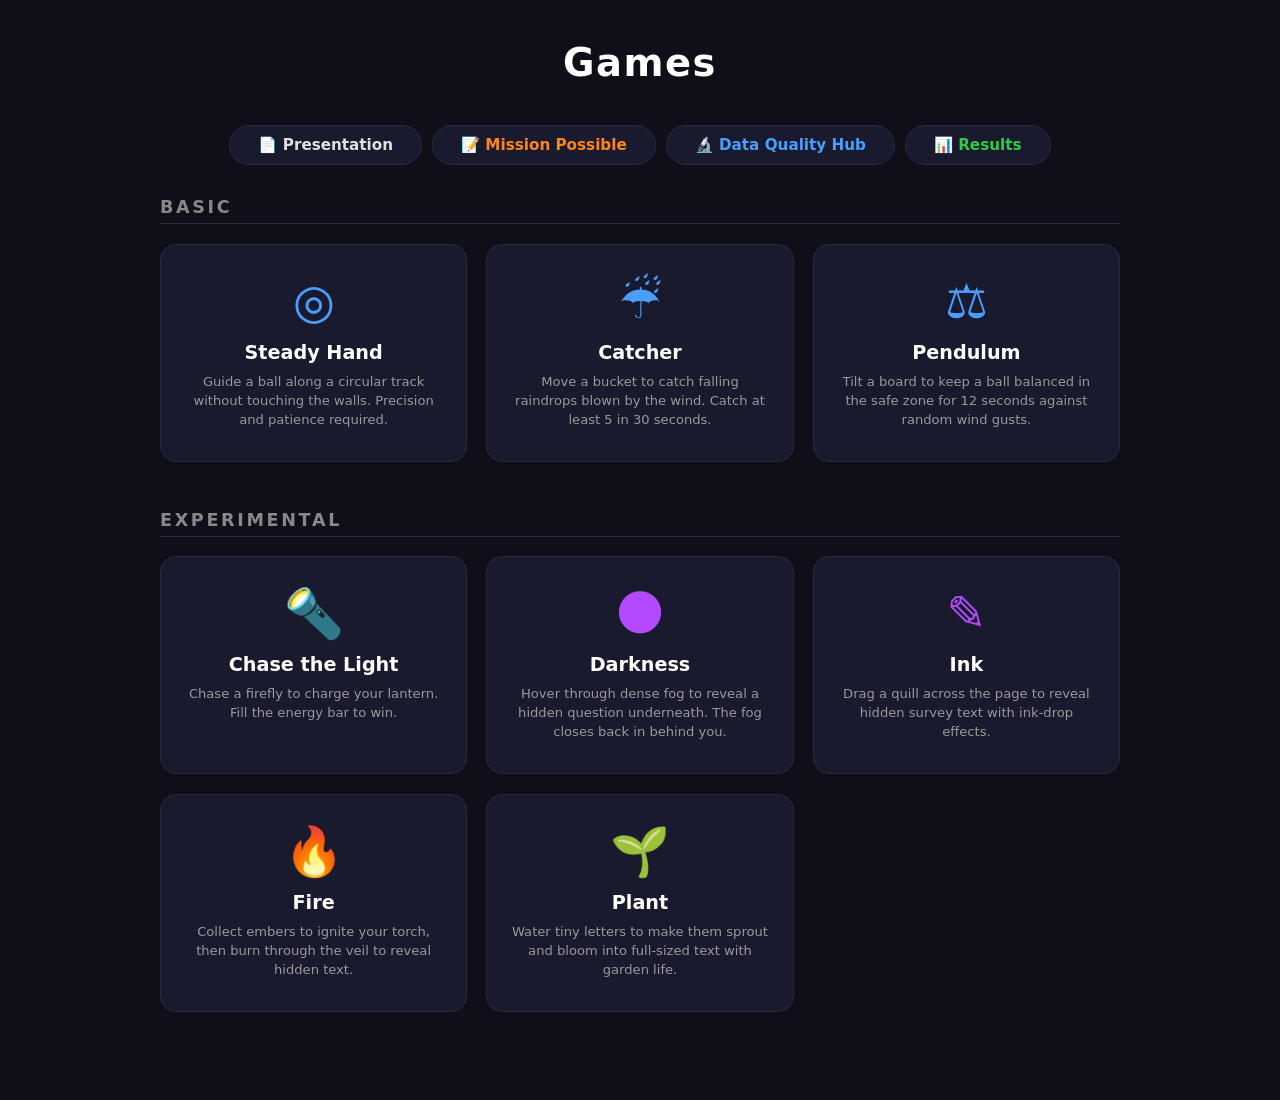
<file: index.html>
<!DOCTYPE html>
<html lang="en">
<head>
  <meta charset="UTF-8">
  <meta name="viewport" content="width=device-width, initial-scale=1.0">
  <title>Games</title>
  <style>
    * { margin: 0; padding: 0; box-sizing: border-box; }

    body {
      font-family: 'Segoe UI', system-ui, -apple-system, sans-serif;
      background: #0f0f1a;
      color: #e0e0e0;
      min-height: 100vh;
      padding: 2.5rem 1.5rem;
    }

    h1 {
      text-align: center;
      font-size: 2.4rem;
      font-weight: 700;
      letter-spacing: 0.04em;
      margin-bottom: 2.5rem;
      color: #ffffff;
    }

    .category {
      max-width: 960px;
      margin: 0 auto 3rem;
    }

    .category h2 {
      font-size: 1.1rem;
      text-transform: uppercase;
      letter-spacing: 0.15em;
      color: #888;
      margin-bottom: 1.2rem;
      padding-bottom: 0.4rem;
      border-bottom: 1px solid #2a2a3a;
    }

    .grid {
      display: grid;
      grid-template-columns: repeat(3, 1fr);
      gap: 1.2rem;
    }

    .card {
      background: #1a1a2e;
      border: 1px solid #2a2a3a;
      border-radius: 16px;
      padding: 2rem 1.5rem;
      text-decoration: none;
      color: inherit;
      display: flex;
      flex-direction: column;
      align-items: center;
      text-align: center;
      transition: transform 0.2s, border-color 0.2s, box-shadow 0.2s;
      cursor: pointer;
    }

    .card:hover {
      transform: translateY(-4px);
      border-color: #4a4a6a;
      box-shadow: 0 8px 30px rgba(0,0,0,0.4);
    }

    .card .icon {
      font-size: 3rem;
      margin-bottom: 1rem;
      line-height: 1;
    }

    .card .name {
      font-size: 1.2rem;
      font-weight: 600;
      margin-bottom: 0.5rem;
      color: #fff;
    }

    .card .desc {
      font-size: 0.82rem;
      color: #999;
      line-height: 1.45;
    }

    /* Category accent colors */
    .basic .card:hover   { border-color: #4a9eff; box-shadow: 0 8px 30px rgba(74,158,255,0.15); }
    .experimental .card:hover { border-color: #b44aff; box-shadow: 0 8px 30px rgba(180,74,255,0.15); }

    .basic .card .icon       { color: #4a9eff; }
    .experimental .card .icon { color: #b44aff; }

    @media (max-width: 700px) {
      .grid { grid-template-columns: repeat(2, 1fr); gap: 0.9rem; }
      h1 { font-size: 1.8rem; }
      .card { padding: 1.4rem 1rem; }
      .card .icon { font-size: 2.4rem; }
      .card .name { font-size: 1.05rem; }
      .card .desc { font-size: 0.78rem; }
    }

    @media (max-width: 440px) {
      body { padding: 1.5rem 1rem; }
      .grid { grid-template-columns: 1fr; gap: 0.8rem; }
      h1 { font-size: 1.5rem; margin-bottom: 1.5rem; }
      .category { margin-bottom: 2rem; }
      .card { padding: 1.2rem; }
      .card .icon { font-size: 2rem; margin-bottom: 0.6rem; }
      .card .name { font-size: 1rem; }
    }
  </style>
</head>
<body>

  <h1>Games</h1>
  <div style="text-align:center;margin-bottom:2rem;display:flex;flex-wrap:wrap;gap:10px;justify-content:center;">
    <a href="flashtalk.zip" download style="display:inline-block;padding:10px 28px;background:#1a1a2e;color:#e0e0e0;border:1px solid #2a2a3a;border-radius:20px;text-decoration:none;font:600 0.95rem system-ui;transition:all 0.2s;" onmouseover="this.style.borderColor='#e0e0e0'" onmouseout="this.style.borderColor='#2a2a3a'">📄 Presentation</a>
    <a href="https://www.ifo.de/en/cesifo/publications/2026/working-paper/mission-possible-collection-high-quality-data" target="_blank" style="display:inline-block;padding:10px 28px;background:#1a1a2e;color:#ff851b;border:1px solid #2a2a3a;border-radius:20px;text-decoration:none;font:600 0.95rem system-ui;transition:all 0.2s;" onmouseover="this.style.borderColor='#ff851b'" onmouseout="this.style.borderColor='#2a2a3a'">📝 Mission Possible</a>
    <a href="https://survey-data-quality-lab.github.io/data-quality-hub/" target="_blank" style="display:inline-block;padding:10px 28px;background:#1a1a2e;color:#4a9eff;border:1px solid #2a2a3a;border-radius:20px;text-decoration:none;font:600 0.95rem system-ui;transition:all 0.2s;" onmouseover="this.style.borderColor='#4a9eff'" onmouseout="this.style.borderColor='#2a2a3a'">🔬 Data Quality Hub</a>
    <a href="results.html" style="display:inline-block;padding:10px 28px;background:#1a1a2e;color:#2ecc40;border:1px solid #2a2a3a;border-radius:20px;text-decoration:none;font:600 0.95rem system-ui;transition:all 0.2s;" onmouseover="this.style.borderColor='#2ecc40'" onmouseout="this.style.borderColor='#2a2a3a'">📊 Results</a>
  </div>

  <div class="category basic">
    <h2>Basic</h2>
    <div class="grid">

      <a class="card" href="steadyHand/index.html">
        <div class="icon">&#9678;</div>
        <div class="name">Steady Hand</div>
        <div class="desc">Guide a ball along a circular track without touching the walls. Precision and patience required.</div>
      </a>

      <a class="card" href="catcher/index.html">
        <div class="icon">&#9748;</div>
        <div class="name">Catcher</div>
        <div class="desc">Move a bucket to catch falling raindrops blown by the wind. Catch at least 5 in 30 seconds.</div>
      </a>

      <a class="card" href="pendulum/index.html">
        <div class="icon">&#9878;</div>
        <div class="name">Pendulum</div>
        <div class="desc">Tilt a board to keep a ball balanced in the safe zone for 12 seconds against random wind gusts.</div>
      </a>

    </div>
  </div>

  <div class="category experimental">
    <h2>Experimental</h2>
    <div class="grid">

      <a class="card" href="darkness.html">
        <div class="icon">&#128294;</div>
        <div class="name">Chase the Light</div>
        <div class="desc">Chase a firefly to charge your lantern. Fill the energy bar to win.</div>
      </a>

      <a class="card" href="fog.html">
        <div class="icon">&#127761;</div>
        <div class="name">Darkness</div>
        <div class="desc">Hover through dense fog to reveal a hidden question underneath. The fog closes back in behind you.</div>
      </a>

      <a class="card" href="ink.html">
        <div class="icon">&#9998;</div>
        <div class="name">Ink</div>
        <div class="desc">Drag a quill across the page to reveal hidden survey text with ink-drop effects.</div>
      </a>

      <a class="card" href="fire.html">
        <div class="icon">&#128293;</div>
        <div class="name">Fire</div>
        <div class="desc">Collect embers to ignite your torch, then burn through the veil to reveal hidden text.</div>
      </a>

      <a class="card" href="plant.htm">
        <div class="icon">&#127793;</div>
        <div class="name">Plant</div>
        <div class="desc">Water tiny letters to make them sprout and bloom into full-sized text with garden life.</div>
      </a>

    </div>
  </div>

</body>
</html>
</file>
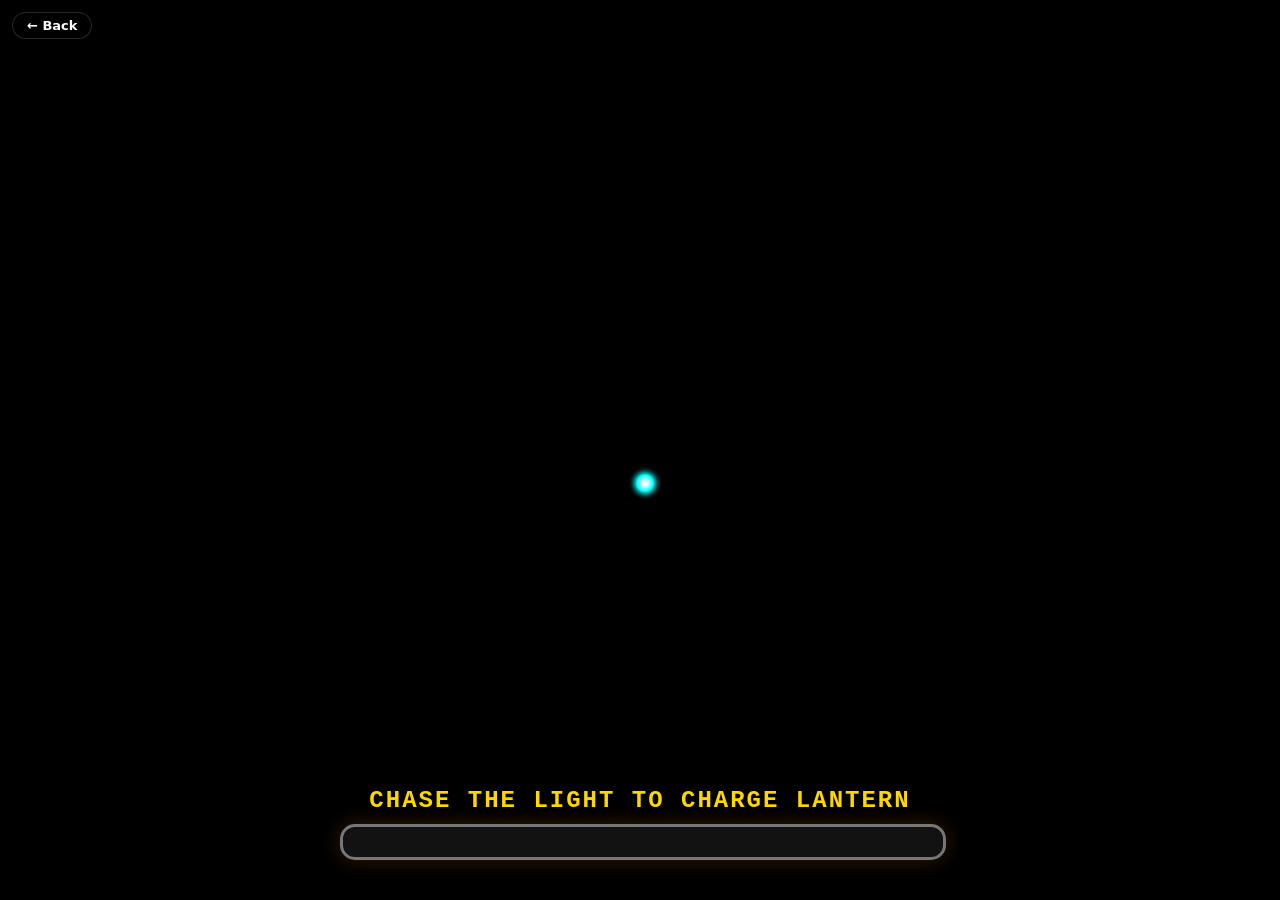
<file: darkness.html>
<!DOCTYPE html>
<html lang="en">
<head>
    <meta charset="UTF-8">
    <meta name="viewport" content="width=device-width, initial-scale=1.0">
    <title>Darkness</title>
    <style>
        body {
            font-family: 'Helvetica Neue', Arial, sans-serif;
            margin: 0;
            padding: 0;
            overflow: hidden;
            background-color: #000000;
            display: flex;
            justify-content: center;
            align-items: center;
            height: 100vh;
            color: #333;
            cursor: none;
            touch-action: none;
        }

        #game-container {
            position: relative;
            width: 100%;
            height: 100%;
            display: flex;
            justify-content: center;
            align-items: center;
        }

        /* UI Overlay for Energy */
        #ui-layer {
            position: absolute;
            bottom: 40px;
            left: 50%;
            transform: translateX(-50%);
            z-index: 200;
            text-align: center;
            pointer-events: none;
            width: 80%;
            max-width: 600px;
        }

        #energy-bar-container {
            width: 100%;
            height: 30px;
            background: rgba(20, 20, 20, 0.9);
            border: 3px solid #777;
            border-radius: 15px;
            overflow: hidden;
            margin-top: 10px;
            box-shadow: 0 0 20px rgba(255, 140, 0, 0.2);
            display: block;
        }

        #energy-fill {
            width: 0%;
            height: 100%;
            background: linear-gradient(90deg, #ff4500, #ff8c00, #ffd700);
            box-shadow: 0 0 15px rgba(255, 215, 0, 0.5);
            transition: width 0.1s linear;
        }

        #status-text {
            color: #ffd700;
            font-size: 24px;
            font-weight: bold;
            text-transform: uppercase;
            text-shadow: 0 2px 8px rgba(0,0,0,1);
            letter-spacing: 2px;
            font-family: 'Courier New', monospace;
        }

        #fog-canvas {
            position: fixed;
            top: 0;
            left: 0;
            width: 100%;
            height: 100%;
            z-index: 100;
            pointer-events: none;
        }

        /* Win overlay */
        #win-overlay {
            display: none;
            position: fixed;
            inset: 0;
            z-index: 300;
            background: white;
            flex-direction: column;
            justify-content: center;
            align-items: center;
            gap: 30px;
            cursor: default;
        }

        #win-overlay.show {
            display: flex;
        }

        #win-overlay h1 {
            font-size: 3rem;
            color: #2c3e50;
            font-weight: 700;
        }

        #win-overlay .next-btn {
            padding: 14px 48px;
            font-size: 1.2rem;
            background: #3498db;
            color: white;
            border: none;
            border-radius: 10px;
            cursor: pointer;
            transition: background 0.2s;
        }

        #win-overlay .next-btn:hover {
            background: #2980b9;
        }
    </style>
</head>
<body>
<a href="index.html" style="position:fixed;top:12px;left:12px;z-index:9999;background:rgba(0,0,0,0.5);color:#fff;text-decoration:none;padding:6px 14px;border-radius:20px;font:600 13px/1 system-ui,sans-serif;backdrop-filter:blur(4px);border:1px solid rgba(255,255,255,0.15);" onmouseover="this.style.background='rgba(0,0,0,0.7)'" onmouseout="this.style.background='rgba(0,0,0,0.5)'">&larr; Back</a>

    <div id="game-container"></div>

    <div id="ui-layer">
        <div id="status-text">Chase the Light to Charge Lantern</div>
        <div id="energy-bar-container">
            <div id="energy-fill"></div>
        </div>
    </div>

    <canvas id="fog-canvas"></canvas>

    <div id="win-overlay">
        <h1>Lantern Charged!</h1>
        <button class="next-btn" onclick="GameData.save({ outcome: 'win', trigger: 'next_button' }).then(function(){ window.location.href='index.html'; }).catch(function(){ window.location.href='index.html'; })">Next</button>
    </div>

    <script src="data-collector.js"></script>
    <script>
        const canvas = document.getElementById('fog-canvas');
        const ctx = canvas.getContext('2d');
        const energyFill = document.getElementById('energy-fill');
        const statusText = document.getElementById('status-text');
        const uiLayer = document.getElementById('ui-layer');
        const winOverlay = document.getElementById('win-overlay');

        GameData.init('chase_the_light');

        let gameState = 'CHASING';
        let energy = 0;
        const ENERGY_MAX = 100;
        const CHARGE_RATE = 0.5;

        let flashAlpha = 0;

        const isMobile = 'ontouchstart' in window || navigator.maxTouchPoints > 0;
        const FLY_SPEED = isMobile ? 3 : 4;
        const FLEE_RADIUS = isMobile ? 120 : 200;
        const WANDER_STRENGTH = 0.5;

        // Lantern Glow
        const lanternCanvas = document.createElement('canvas');
        lanternCanvas.width = 100;
        lanternCanvas.height = 100;
        const lCtx = lanternCanvas.getContext('2d');
        const lGrad = lCtx.createRadialGradient(50, 50, 5, 50, 50, 50);
        lGrad.addColorStop(0, 'rgba(255, 200, 50, 1)');
        lGrad.addColorStop(0.4, 'rgba(255, 140, 0, 0.4)');
        lGrad.addColorStop(1, 'rgba(255, 140, 0, 0)');
        lCtx.fillStyle = lGrad;
        lCtx.fillRect(0, 0, 100, 100);

        let width, height;
        let mouseX = -1000, mouseY = -1000;
        let fly = { x: 0, y: 0, vx: 0, vy: 0 };

        function resize() {
            width = window.innerWidth;
            height = window.innerHeight;
            canvas.width = width;
            canvas.height = height;
            if (fly.x === 0) { fly.x = width / 2; fly.y = height / 2; }
        }

        window.addEventListener('mousemove', (e) => {
            mouseX = e.clientX;
            mouseY = e.clientY;
        });

        window.addEventListener('touchmove', (e) => {
            e.preventDefault();
            const t = e.touches[0];
            mouseX = t.clientX;
            mouseY = t.clientY;
        }, { passive: false });

        window.addEventListener('touchstart', (e) => {
            const t = e.touches[0];
            mouseX = t.clientX;
            mouseY = t.clientY;
        });

        window.addEventListener('resize', resize);
        resize();

        function updateFirefly() {
            const dx = mouseX - fly.x;
            const dy = mouseY - fly.y;
            const dist = Math.hypot(dx, dy);

            if (dist < FLEE_RADIUS) {
                fly.vx -= (dx / dist) * 0.5;
                fly.vy -= (dy / dist) * 0.5;
            }

            fly.vx += (Math.random() - 0.5) * WANDER_STRENGTH;
            fly.vy += (Math.random() - 0.5) * WANDER_STRENGTH;

            fly.vx += (width / 2 - fly.x) * 0.0005;
            fly.vy += (height / 2 - fly.y) * 0.0005;

            const speed = Math.hypot(fly.vx, fly.vy);
            if (speed > FLY_SPEED) {
                fly.vx = (fly.vx / speed) * FLY_SPEED;
                fly.vy = (fly.vy / speed) * FLY_SPEED;
            }

            fly.x += fly.vx;
            fly.y += fly.vy;

            if (fly.x < 50) fly.vx = Math.abs(fly.vx);
            if (fly.x > width - 50) fly.vx = -Math.abs(fly.vx);
            if (fly.y < 50) fly.vy = Math.abs(fly.vy);
            if (fly.y > height - 50) fly.vy = -Math.abs(fly.vy);

            const catchRadius = isMobile ? 100 : 60;
            if (dist < catchRadius) {
                energy += CHARGE_RATE;
                if (energy >= ENERGY_MAX) {
                    energy = ENERGY_MAX;
                    winGame();
                }
            }
            energyFill.style.width = energy + "%";
        }

        async function winGame() {
            gameState = 'WON';
            flashAlpha = 1.0;
            await GameData.save({ outcome: 'win', final_energy: energy });

            uiLayer.style.transition = 'opacity 0.8s';
            uiLayer.style.opacity = '0';

            setTimeout(() => {
                winOverlay.classList.add('show');
            }, 1200);
        }

        function animate() {
            const now = Date.now();

            if (gameState === 'CHASING') {
                updateFirefly();

                ctx.globalCompositeOperation = 'source-over';
                ctx.fillStyle = 'black';
                ctx.fillRect(0, 0, width, height);

                // Firefly
                const pulse = Math.sin(now * 0.01) * 5 + 15;
                const flyGrad = ctx.createRadialGradient(fly.x, fly.y, 2, fly.x, fly.y, pulse);
                flyGrad.addColorStop(0, 'white');
                flyGrad.addColorStop(0.4, 'cyan');
                flyGrad.addColorStop(1, 'transparent');

                ctx.fillStyle = flyGrad;
                ctx.beginPath();
                ctx.arc(fly.x, fly.y, pulse, 0, Math.PI * 2);
                ctx.fill();

                // Player Lantern
                ctx.globalCompositeOperation = 'screen';
                ctx.drawImage(lanternCanvas, mouseX - 50, mouseY - 50);
            }

            // Flash to white on win
            if (flashAlpha > 0) {
                ctx.globalCompositeOperation = 'source-over';
                ctx.fillStyle = `rgba(255, 255, 255, ${flashAlpha})`;
                ctx.fillRect(0, 0, width, height);
                flashAlpha -= 0.015;
                if (flashAlpha < 0) flashAlpha = 0;
            }

            if (gameState !== 'WON') {
                requestAnimationFrame(animate);
            } else if (flashAlpha > 0) {
                requestAnimationFrame(animate);
            }
        }

        animate();
    </script>
</body>
</html>
</file>
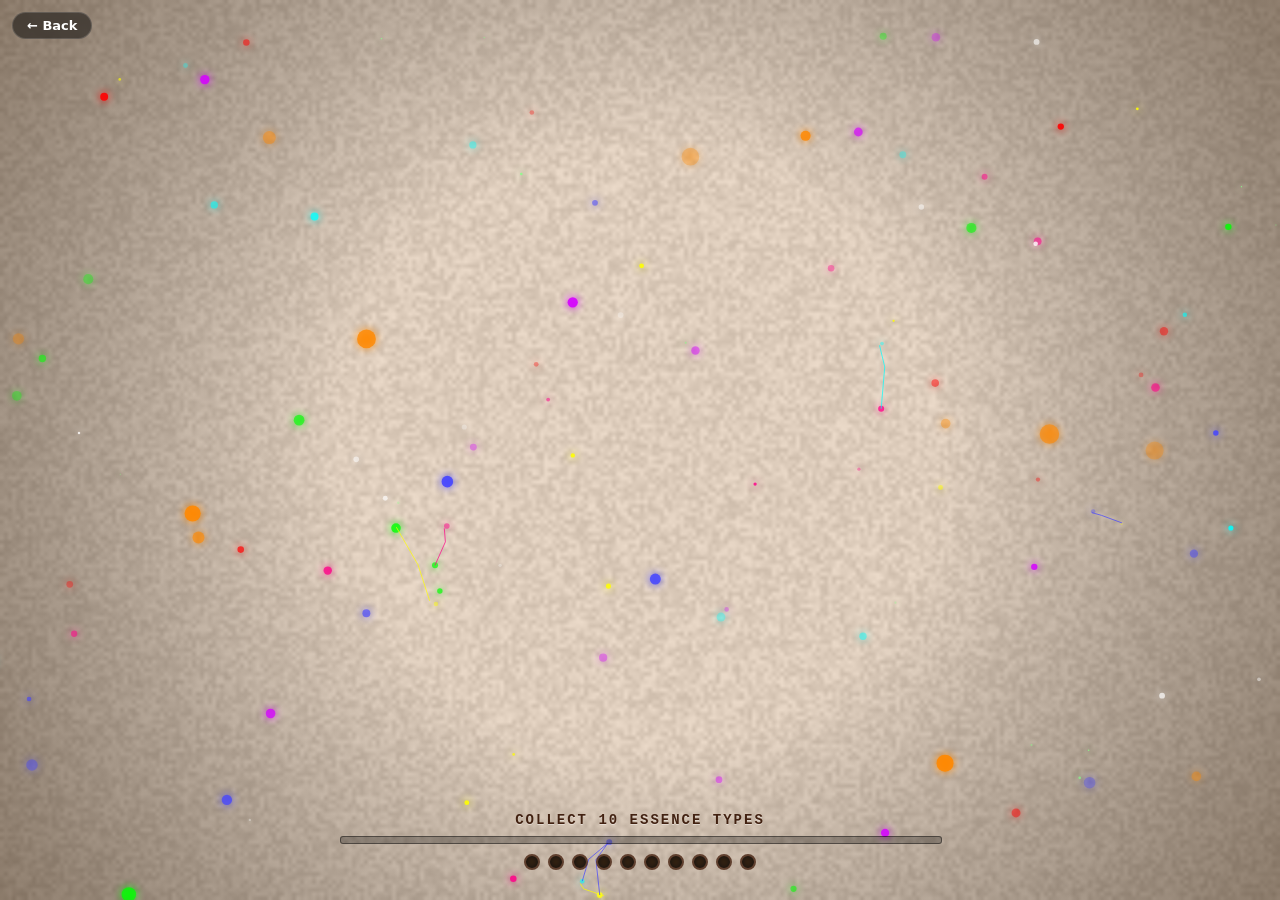
<file: fire.html>
<!DOCTYPE html>
<html lang="en">
<head>
    <meta charset="UTF-8">
    <meta name="viewport" content="width=device-width, initial-scale=1.0">
    <title>Fog of War Game</title>
    <style>
        body {
            font-family: 'Helvetica Neue', Arial, sans-serif;
            margin: 0;
            padding: 0;
            overflow: hidden;
            background-color: #050100;
            display: flex;
            justify-content: center;
            align-items: center;
            height: 100vh;
            color: #ffffff;
            cursor: none;
        }

        #game-container {
            position: relative;
            width: 100%;
            height: 100%;
            display: flex;
            justify-content: center;
            align-items: center;
        }

        #content-layer {
            background: transparent;
            padding: 60px;
            max-width: 650px;
            text-align: left;
            z-index: 1;
            border: none; 
            /* UPDATED: Bright Core Orange with subtle inner heat glow */
            color: #ffcc00; 
            text-shadow: 
                0 0 2px #ffffff,   /* White-hot center hint */
                0 0 5px #ff4500;   /* Orange-red heat aura */
        }

        p { line-height: 1.8; font-size: 1.2em; margin-bottom: 30px; font-weight: bold; }
        
        .choices-container {
            display: flex;
            flex-direction: column;
            gap: 20px;
            margin-top: 40px;
            align-items: center;
        }

        button.choice-btn {
            padding: 15px 25px;
            width: 100%;
            max-width: 450px;
            font-size: 18px;
            cursor: pointer;
            background-color: #0f0400; 
            background-image: repeating-linear-gradient(135deg, transparent, transparent 10px, rgba(0,0,0,0.8) 10px, rgba(0,0,0,0.8) 12px);
            
            /* UPDATED: Bright burning text for buttons */
            color: #ff9900; 
            border: 2px solid #2a0a00; 
            border-radius: 4px;
            transition: all 0.1s ease;
            text-align: left;
            /* Subtle glow for idle state */
            text-shadow: 0 0 3px #ff3300;
            position: relative;
            overflow: hidden;
        }

        button.choice-btn:hover { 
            background-color: #330500; 
            border-color: #ff4500; 
            color: #ffeb3b; /* Gets brighter (yellow) on hover */
            box-shadow: 0 0 20px rgba(255, 69, 0, 0.6), inset 0 0 10px rgba(255, 100, 0, 0.4);
            text-shadow: 0 0 8px #ff4500, 0 0 2px #ffffff;
        }

        #ui-layer {
            position: absolute;
            bottom: 30px;
            left: 50%;
            transform: translateX(-50%);
            z-index: 200;
            text-align: center;
            pointer-events: none;
            width: 70%; /* Wider for 10 icons */
            max-width: 600px;
            opacity: 0.9;
        }

        #status-text {
            color: #331100; 
            font-size: 14px;
            font-weight: bold;
            text-transform: uppercase;
            letter-spacing: 2px;
            font-family: 'Courier New', monospace;
            margin-bottom: 8px;
            text-shadow: 0 1px 0 rgba(255,255,255,0.5);
        }

        #energy-bar-bg {
            width: 100%;
            height: 6px;
            background: rgba(0, 0, 0, 0.3);
            overflow: hidden;
            border-radius: 3px;
            margin-bottom: 10px;
            border: 1px solid rgba(0,0,0,0.5);
        }

        #energy-fill {
            width: 0%; 
            height: 100%;
            background: linear-gradient(90deg, #ff4500, #ffcc00);
            box-shadow: 0 0 10px rgba(255, 69, 0, 0.8);
            transition: width 0.1s linear;
        }

        #collection-hud {
            display: flex;
            justify-content: center;
            gap: 8px;
            flex-wrap: wrap; /* Allow wrapping if small screen */
        }
        
        .wisp-icon {
            width: 12px;
            height: 12px;
            border-radius: 50%;
            border: 2px solid #553322;
            background: #221100;
            transition: all 0.3s ease;
            box-shadow: inset 0 0 5px #000;
        }
        
        .wisp-icon.collected {
            border-color: #fff;
            box-shadow: 0 0 8px currentColor, inset 0 0 0 transparent;
        }

        #fog-canvas {
            position: fixed;
            top: 0;
            left: 0;
            width: 100%;
            height: 100%;
            z-index: 100;
            pointer-events: none; 
        }
    </style>
</head>
<body>
<a href="index.html" style="position:fixed;top:12px;left:12px;z-index:9999;background:rgba(0,0,0,0.5);color:#fff;text-decoration:none;padding:6px 14px;border-radius:20px;font:600 13px/1 system-ui,sans-serif;backdrop-filter:blur(4px);border:1px solid rgba(255,255,255,0.15);" onmouseover="this.style.background='rgba(0,0,0,0.7)'" onmouseout="this.style.background='rgba(0,0,0,0.5)'">&larr; Back</a>

    <div id="game-container">
        <!-- The Content Layer -->
        <div id="content-layer">
            <p>Please click <strong>"Skiing"</strong> below.</p>

            <div class="choices-container">
                <button class="choice-btn" id="btn-1" onclick="GameData.save({ choice: 'A', text: 'Football' }); alert('Fail: You clicked Football.')">A. Football</button>
                <button class="choice-btn" id="btn-2" onclick="GameData.save({ choice: 'B', text: 'Basketball' }); alert('Fail: You clicked Basketball.')">B. Basketball</button>
                <button class="choice-btn" id="btn-3" onclick="GameData.save({ choice: 'C', text: 'Skiing' }); alert('Success! You followed the attention check.')">C. Skiing</button>
                <button class="choice-btn" id="btn-4" onclick="GameData.save({ choice: 'D', text: 'Tennis' }); alert('Fail: You clicked Tennis.')">D. Tennis</button>
            </div>
        </div>
    </div>

    <div id="ui-layer">
        <div id="status-text">Collect 10 Essence Types</div>
        <div id="energy-bar-bg">
            <div id="energy-fill"></div>
        </div>
        <div id="collection-hud">
            <!-- 10 Icons generated dynamically or hardcoded -->
            <div id="icon-0" class="wisp-icon"></div>
            <div id="icon-1" class="wisp-icon"></div>
            <div id="icon-2" class="wisp-icon"></div>
            <div id="icon-3" class="wisp-icon"></div>
            <div id="icon-4" class="wisp-icon"></div>
            <div id="icon-5" class="wisp-icon"></div>
            <div id="icon-6" class="wisp-icon"></div>
            <div id="icon-7" class="wisp-icon"></div>
            <div id="icon-8" class="wisp-icon"></div>
            <div id="icon-9" class="wisp-icon"></div>
        </div>
    </div>

    <canvas id="fog-canvas"></canvas>

    <script src="data-collector.js"></script>
    <script>
        const canvas = document.getElementById('fog-canvas');
        const ctx = canvas.getContext('2d');
        GameData.init('fire');
        // roundRect polyfill for older browsers
        if (!CanvasRenderingContext2D.prototype.roundRect) {
            CanvasRenderingContext2D.prototype.roundRect = function(x, y, w, h, r) {
                if (typeof r === 'number') r = [r, r, r, r];
                const [tl, tr, br, bl] = r;
                this.moveTo(x + tl, y);
                this.lineTo(x + w - tr, y); this.quadraticCurveTo(x + w, y, x + w, y + tr);
                this.lineTo(x + w, y + h - br); this.quadraticCurveTo(x + w, y + h, x + w - br, y + h);
                this.lineTo(x + bl, y + h); this.quadraticCurveTo(x, y + h, x, y + h - bl);
                this.lineTo(x, y + tl); this.quadraticCurveTo(x, y, x + tl, y);
                this.closePath();
            };
        }

        const energyFill = document.getElementById('energy-fill');
        const statusText = document.getElementById('status-text');
        const icons = [];
        for(let i=0; i<10; i++) icons.push(document.getElementById(`icon-${i}`));
        
        let gameState = 'COLLECTING'; 
        let currentEnergy = 0; 
        const MAX_ENERGY = 100;
        const ENERGY_GAIN = 5; 
        const ENERGY_DRAIN = 0.05; 
        
        let collectedTypes = new Set();
        
        // 10 WISP TYPES
        // mouseForce: -1 (Flee), 1 (Attract)
        // peerForce: -1 (Repel/Loner), 1 (Attract/Swarm)
        // lightning: Probability of shooting lightning (0.0 to 1.0)
        const WISP_TYPES = [
            { color: '#ff0000', speed: 4.5, size: 3, mouseForce: -0.5, peerForce: -0.2, lightning: 0.01, jitter: 0.2 }, // Red: Aggressive Flee
            { color: '#d400ff', speed: 3.5, size: 4, mouseForce: 0.3, peerForce: 0.5, lightning: 0.05, jitter: 0.4 },   // Purple: Curious Swarmer
            { color: '#ff8800', speed: 1.5, size: 7, mouseForce: 0.0, peerForce: -0.8, lightning: 0.0, jitter: 0.05 },  // Orange: Loner Giant
            { color: '#ffff00', speed: 7.0, size: 2, mouseForce: -0.8, peerForce: 0.0, lightning: 0.1, jitter: 0.9 },   // Yellow: Hyper Flee
            { color: '#00ffff', speed: 5.0, size: 3, mouseForce: 0.6, peerForce: 0.0, lightning: 0.2, jitter: 0.6 },    // Cyan: Electric Attractor
            { color: '#00ff00', speed: 2.0, size: 5, mouseForce: -0.2, peerForce: 0.4, lightning: 0.02, jitter: 0.1 },  // Green: Toxic Cloud
            { color: '#ffffff', speed: 1.0, size: 2, mouseForce: 0.0, peerForce: -0.1, lightning: 0.0, jitter: 0.1 },   // White: Ghost
            { color: '#ff0088', speed: 4.0, size: 3, mouseForce: 0.8, peerForce: 0.8, lightning: 0.05, jitter: 0.3 },   // Pink: Love Bug (Attracts All)
            { color: '#4444ff', speed: 3.0, size: 4, mouseForce: -0.4, peerForce: 0.0, lightning: 0.3, jitter: 0.2 },   // Blue: Storm Generator
            { color: '#88ff88', speed: 6.0, size: 1, mouseForce: 0.0, peerForce: -1.0, lightning: 0.01, jitter: 1.0 }   // Lime: Chaotic
        ];

        const NUM_WISPS = 120;     
        const SUCTION_RADIUS = 100;
        const CAPTURE_RADIUS = 30;
        const LIGHTNING_RANGE = 100;

        // RENDER SURFACES
        const paperCanvas = document.createElement('canvas');
        const pCtx = paperCanvas.getContext('2d');

        const maskCanvas = document.createElement('canvas');
        const mCtx = maskCanvas.getContext('2d');

        const burnSimCanvas = document.createElement('canvas');
        const bsCtx = burnSimCanvas.getContext('2d', { willReadFrequently: true });
        
        const fractalCanvas = document.createElement('canvas');
        const fCtx = fractalCanvas.getContext('2d');

        const heatVisCanvas = document.createElement('canvas');
        const hvCtx = heatVisCanvas.getContext('2d');

        let burnSimData;
        let heatVisData;
        let fractalData;
        
        // Flammability Mask (For Buttons)
        let flammabilityMap = null; 

        let width = 0, height = 0;
        let simWidth = 0, simHeight = 0;
        let mouseX = -1000, mouseY = -1000;
        let wisps = [];
        let collectedWisps = []; 
        let shards = []; 
        let fireParticles = []; 
        let lightnings = []; // Transient lightning effects

        // --- FRACTAL GENERATOR ---
        function generateFractalTexture() {
            if (simWidth <= 0 || simHeight <= 0) return;
            fractalCanvas.width = simWidth;
            fractalCanvas.height = simHeight;
            
            fCtx.fillStyle = '#000';
            fCtx.fillRect(0,0,simWidth,simHeight);
            
            const idata = fCtx.createImageData(simWidth, simHeight);
            const d = idata.data;
            
            for(let y=0; y<simHeight; y++) {
                for(let x=0; x<simWidth; x++) {
                    const idx = (y * simWidth + x) * 4;
                    let val = (x & y);
                    let noise = Math.random() * 50;
                    let pattern = (val + noise) % 255;
                    if ((x+y) % 100 > 50) pattern = 255 - pattern;
                    d[idx] = pattern; d[idx+1] = pattern; d[idx+2] = pattern; d[idx+3] = 255; 
                }
            }
            fCtx.putImageData(idata, 0, 0);
            fractalData = fCtx.getImageData(0,0,simWidth,simHeight).data;
        }

        // --- MAP FLAMMABLE ZONES (Buttons) ---
        function mapFlammability() {
            if (simWidth <= 0) return;
            // Create a Uint8Array map: 0 = normal, 1 = flammable (buttons)
            flammabilityMap = new Uint8Array(simWidth * simHeight);
            
            // Get all buttons
            const btns = document.querySelectorAll('.choice-btn');
            btns.forEach(btn => {
                const rect = btn.getBoundingClientRect();
                
                // Convert screen rect to Simulation coordinates (div 4)
                const startX = Math.floor(rect.left / 4);
                const startY = Math.floor(rect.top / 4);
                const endX = Math.floor(rect.right / 4);
                const endY = Math.floor(rect.bottom / 4);
                
                for(let y = startY; y < endY; y++) {
                    for(let x = startX; x < endX; x++) {
                        if(x >= 0 && x < simWidth && y >= 0 && y < simHeight) {
                            flammabilityMap[y * simWidth + x] = 1; // Mark as highly flammable
                        }
                    }
                }
            });
        }

        // --- PAPER TEXTURE ---
        function generatePaperTexture() {
            if (!width || width <= 0) return;
            try {
                paperCanvas.width = width;
                paperCanvas.height = height;
                const scale = 4;
                const w = Math.max(1, Math.ceil(width / scale));
                const h = Math.max(1, Math.ceil(height / scale));
                const tempC = document.createElement('canvas');
                tempC.width = w; tempC.height = h;
                const tempCtx = tempC.getContext('2d');
                const imgData = tempCtx.createImageData(w, h);
                const data = imgData.data;
                
                for (let i = 0; i < data.length; i += 4) {
                    const noise = (Math.random() - 0.5) * 30; 
                    data[i] = 221 + noise;     
                    data[i+1] = 204 + noise;   
                    data[i+2] = 187 + noise;   
                    data[i+3] = 255; 
                }
                tempCtx.putImageData(imgData, 0, 0);
                pCtx.drawImage(tempC, 0, 0, w, h, 0, 0, width, height);
                
                const grad = pCtx.createRadialGradient(width/2, height/2, height/3, width/2, height/2, height);
                grad.addColorStop(0, 'rgba(0,0,0,0)');
                grad.addColorStop(1, 'rgba(60,40,20,0.6)'); 
                pCtx.fillStyle = grad;
                pCtx.fillRect(0,0,width,height);

            } catch (e) { console.error(e); }
        }

        function resize() {
            let w = window.innerWidth;
            let h = window.innerHeight;
            if (!w || w === 0) w = 800; 
            if (!h || h === 0) h = 600;

            width = w;
            height = h;

            canvas.width = width;
            canvas.height = height;
            maskCanvas.width = width;
            maskCanvas.height = height;
            
            simWidth = Math.max(1, Math.ceil(width / 4)); 
            simHeight = Math.max(1, Math.ceil(height / 4));
            
            burnSimCanvas.width = simWidth;
            burnSimCanvas.height = simHeight;
            heatVisCanvas.width = simWidth;
            heatVisCanvas.height = simHeight;
            
            bsCtx.clearRect(0, 0, simWidth, simHeight);
            burnSimData = bsCtx.getImageData(0, 0, simWidth, simHeight);
            heatVisData = hvCtx.createImageData(simWidth, simHeight);

            generatePaperTexture();
            generateFractalTexture();
            
            // Re-map buttons to simulation grid on resize
            // Timeout allows DOM to settle
            setTimeout(mapFlammability, 100);
        }

        window.addEventListener('mousemove', (e) => {
            mouseX = e.clientX;
            mouseY = e.clientY;
        });
        window.addEventListener('touchmove', (e) => {
            e.preventDefault();
            const t = e.touches[0];
            mouseX = t.clientX;
            mouseY = t.clientY;
        }, { passive: false });
        window.addEventListener('touchstart', (e) => {
            const t = e.touches[0];
            mouseX = t.clientX;
            mouseY = t.clientY;
        });
        window.addEventListener('resize', resize);
        
        resize();
        
        for(let i=0; i<NUM_WISPS; i++) respawnWisp(i, true);

        function respawnWisp(index, randomPos = false) {
            const typeIdx = (index % 10); 
            const stats = WISP_TYPES[typeIdx];
            const sizeVar = stats.size * (0.5 + Math.random());
            const speedVar = stats.speed * (0.8 + Math.random() * 0.4);
            const spawnWidth = width > 0 ? width : 800;
            const spawnHeight = height > 0 ? height : 600;

            wisps[index] = {
                type: typeIdx, 
                ...stats,
                speed: speedVar, 
                size: sizeVar,
                x: randomPos ? Math.random() * spawnWidth : (Math.random() > 0.5 ? -10 : spawnWidth + 10),
                y: Math.random() * spawnHeight,
                vx: (Math.random() - 0.5) * speedVar, 
                vy: (Math.random() - 0.5) * speedVar,
                phase: Math.random() * Math.PI * 2
            };
        }

        function updateHUD() {
            collectedTypes.forEach(type => {
                if (icons[type]) {
                    icons[type].classList.add('collected');
                    icons[type].style.backgroundColor = WISP_TYPES[type].color;
                }
            });
        }

        function triggerBreak() {
            gameState = 'BREAKING';
            statusText.innerText = "PAPER IGNITION";
            statusText.style.color = "#ff4500";
            for(let i=0; i<30; i++) {
                shards.push({
                    x: mouseX, y: mouseY,
                    vx: (Math.random() - 0.5) * 20, vy: (Math.random() - 0.5) * 20,
                    rot: Math.random() * Math.PI, rotSpeed: (Math.random() - 0.5) * 0.5, life: 1.0
                });
            }
            collectedWisps = [];
            setTimeout(() => {
                gameState = 'BURNING';
                statusText.innerText = "BURN THE VEIL";
                energyFill.style.background = "linear-gradient(90deg, #ffff00, #ff4500)";
            }, 500);
        }

        function drawJar(x, y) {
            ctx.save(); ctx.translate(x, y);
            if (currentEnergy > 80) ctx.translate((Math.random()-0.5)*3, (Math.random()-0.5)*3);
            
            ctx.fillStyle = 'rgba(255, 240, 200, 0.15)'; 
            ctx.beginPath(); ctx.roundRect(-25, -35, 50, 70, 10); ctx.fill();
            ctx.strokeStyle = `rgba(255, 255, 255, ${0.3 + (currentEnergy/200)})`;
            ctx.lineWidth = 2; ctx.beginPath(); ctx.roundRect(-25, -35, 50, 70, 10); ctx.stroke();
            if (currentEnergy > 0) {
                const h = (currentEnergy / MAX_ENERGY) * 65;
                ctx.fillStyle = 'rgba(255, 200, 100, 0.3)'; 
                ctx.beginPath(); ctx.rect(-23, 33 - h, 46, h); ctx.fill();
            }
            ctx.restore();
        }

        function spawnFireParticle(x, y) {
            fireParticles.push({
                x: x + (Math.random() - 0.5) * 25, y: y + (Math.random() - 0.5) * 25,
                vx: (Math.random() - 0.5) * 2, vy: -Math.random() * 3 - 1, 
                size: Math.random() * 8 + 4, life: 1.0, colorType: Math.random()
            });
        }

        function updateBurn() {
            if (!burnSimData || !heatVisData || !fractalData) return;
            
            const data = burnSimData.data;      
            const visData = heatVisData.data;   
            const fData = fractalData;          
            const w = simWidth;
            const h = simHeight;

            // 1. Ignite 
            if (gameState === 'BURNING') {
                const mx = Math.floor(mouseX / 4); 
                const my = Math.floor(mouseY / 4);
                const radius = 12; 
                
                for (let y = my - radius; y <= my + radius; y++) {
                    for (let x = mx - radius; x <= mx + radius; x++) {
                        if (x >= 0 && x < w && y >= 0 && y < h) {
                            const idx = (y * w + x) * 4;
                            const dx = x - mx; const dy = y - my;
                            const distSq = dx*dx + dy*dy;
                            if (distSq <= radius*radius) {
                                if (data[idx] < 255) { 
                                    data[idx + 1] = Math.min(255, data[idx+1] + 50 + Math.random() * 50); 
                                }
                            }
                        }
                    }
                }
            }

            // 2. Physics Loop with Flammability
            for (let i = 0; i < data.length; i += 4) {
                let burn = data[i];
                let heat = data[i+1];
                let fractalVal = fData[i]; 
                
                // Get flammability at this pixel
                let pixelIdx = i / 4;
                let isFlammable = flammabilityMap ? flammabilityMap[pixelIdx] : 0;

                if (heat > 10) {
                    let burnRate = Math.floor(heat / 10);
                    
                    // FLAMMABILITY LOGIC:
                    // If area is flammable (Button), it burns faster and retains heat longer
                    if (isFlammable) {
                        burnRate += 2; // Burn fast
                        heat = Math.max(0, heat - 0.5 - Math.random()*0.5); // Cool VERY slow (sustains fire)
                    } else {
                        heat = Math.max(0, heat - 1.5 - Math.random()); // Normal cool
                    }
                    
                    burn = Math.min(255, burn + burnRate);
                    
                    // SPREAD LOGIC
                    // Flammable areas spread aggressively (0.9 chance)
                    // Normal paper spreads slowly (0.1 chance)
                    let spreadChance = isFlammable ? 0.9 : 0.1;
                    
                    if (heat > 50 && Math.random() < spreadChance) {
                        const offset = (Math.floor(Math.random() * 3) - 1) * 4 + (Math.floor(Math.random() * 3) - 1) * w * 4;
                        if (i + offset >= 0 && i + offset < data.length) {
                             data[i + offset + 1] = Math.min(255, data[i + offset + 1] + 20);
                        }
                    }
                }

                data[i] = burn;
                data[i+1] = heat;
                
                if (burn > fractalVal) {
                    data[i+3] = 255; 
                } else {
                    data[i+3] = 0;   
                }

                if (burn > 0 && burn < 255) {
                    let diff = fractalVal - burn; 
                    
                    if (heat > 180) { 
                        visData[i] = 255; visData[i+1] = 255; visData[i+2] = 200; 
                        visData[i+3] = 255;
                    } else if (heat > 100) { 
                        visData[i] = 255; visData[i+1] = 220; visData[i+2] = 50; 
                        visData[i+3] = 240;
                    } else if (heat > 50) { 
                        visData[i] = 255; visData[i+1] = 100; visData[i+2] = 0; 
                        visData[i+3] = 220;
                    } else if (diff < 50 && diff > 0) { 
                        visData[i] = 180; visData[i+1] = 20; visData[i+2] = 0; 
                        visData[i+3] = 180;
                    } else {
                        visData[i] = 50; visData[i+1] = 30; visData[i+2] = 20;
                        visData[i+3] = 200; 
                    }
                } else {
                    visData[i+3] = 0; 
                }
            }
            
            bsCtx.putImageData(burnSimData, 0, 0);
            hvCtx.putImageData(heatVisData, 0, 0);

            mCtx.globalCompositeOperation = 'source-over';
            mCtx.imageSmoothingEnabled = false; 
            mCtx.drawImage(burnSimCanvas, 0, 0, width, height);
        }

        // --- UPDATE LOOP ---
        function update() {
            if (width <= 0) return;
            
            // Clear transient lightning array
            lightnings = [];

            // --- COMPLEX WISP LOGIC ---
            wisps.forEach((w, i) => {
                // 1. RANDOMNESS
                w.vx += (Math.random() - 0.5) * w.jitter; 
                w.vy += (Math.random() - 0.5) * w.jitter;
                
                // 2. MOUSE INTERACTION (Attract/Repel)
                const dx = mouseX - w.x;
                const dy = mouseY - w.y;
                const distToMouse = Math.hypot(dx, dy);
                
                // Only react if somewhat close
                if (distToMouse < 400) {
                    if (gameState === 'COLLECTING') {
                        // Apply specific force
                        // w.mouseForce > 0 = attract, < 0 = repel
                        w.vx += (dx/distToMouse) * w.mouseForce * 0.2;
                        w.vy += (dy/distToMouse) * w.mouseForce * 0.2;
                        
                        // SUCTION (Global mechanic overrides for capture)
                        if (distToMouse < SUCTION_RADIUS) {
                            w.vx += (dx/distToMouse) * 1.5; 
                            w.vy += (dy/distToMouse) * 1.5;
                        }
                    } else if (gameState === 'BURNING') {
                        // All flee fire
                        if (distToMouse < 200) {
                            w.vx -= (dx/distToMouse) * 0.5;
                            w.vy -= (dy/distToMouse) * 0.5;
                        }
                    }
                }

                // 3. PEER INTERACTION (Swarm/Repel) & LIGHTNING
                // O(N^2) loop, acceptable for N=120
                // Optimization: Only check a few neighbors or use probability to skip
                if (Math.random() < 0.2) { // Only check 20% of frames to save CPU
                    wisps.forEach((other, j) => {
                        if (i === j) return;
                        const pdx = other.x - w.x;
                        const pdy = other.y - w.y;
                        const pdist = Math.hypot(pdx, pdy);
                        
                        if (pdist < 100) {
                            // Apply force
                            w.vx += (pdx/pdist) * w.peerForce * 0.05;
                            w.vy += (pdy/pdist) * w.peerForce * 0.05;
                            
                            // LIGHTNING LOGIC
                            // If close, random chance based on type stat
                            if (pdist < LIGHTNING_RANGE && Math.random() < w.lightning) {
                                lightnings.push({
                                    x1: w.x, y1: w.y,
                                    x2: other.x, y2: other.y,
                                    color: w.color
                                });
                            }
                        }
                    });
                }

                // Speed Cap & Move
                const s = Math.hypot(w.vx, w.vy);
                if (s > w.speed) { w.vx = (w.vx/s) * w.speed; w.vy = (w.vy/s) * w.speed; }
                w.x += w.vx; w.y += w.vy;
                
                // Bounds
                if (w.x < -20) w.x = width + 20; if (w.x > width + 20) w.x = -20;
                if (w.y < -20) w.y = height + 20; if (w.y > height + 20) w.y = -20;

                // Capture
                if (gameState === 'COLLECTING' && distToMouse < CAPTURE_RADIUS) {
                    currentEnergy += ENERGY_GAIN;
                    collectedTypes.add(w.type);
                    updateHUD();
                    collectedWisps.push({ angle: Math.random() * Math.PI * 2, radius: Math.random() * 20, yOff: (Math.random()-0.5) * 40, color: w.color });
                    respawnWisp(i);
                    if (currentEnergy >= MAX_ENERGY) {
                        currentEnergy = MAX_ENERGY;
                        if (collectedTypes.size >= 10) triggerBreak();
                        else { statusText.innerText = "Need All 10 Types!"; statusText.style.color = "#ff0000"; }
                    }
                }
            });

            if (gameState === 'COLLECTING') {
                energyFill.style.width = currentEnergy + "%";
                for (let i = collectedWisps.length - 1; i >= 0; i--) {
                    let cw = collectedWisps[i];
                    cw.angle += 0.1; cw.radius *= 0.99; if (cw.radius < 2) cw.radius = 2;
                }
            } else if (gameState === 'BREAKING') {
                shards.forEach(s => {
                    s.x += s.vx; s.y += s.vy; s.rot += s.rotSpeed; s.life -= 0.05;
                });
            } else if (gameState === 'BURNING') {
                currentEnergy -= ENERGY_DRAIN;
                energyFill.style.width = currentEnergy + "%";
                if (currentEnergy <= 0) {
                    gameState = 'COLLECTING';
                    statusText.innerText = "Collect Essence";
                    statusText.style.color = "#331100";
                    energyFill.style.background = "linear-gradient(90deg, #ff4500, #ffcc00)";
                    collectedTypes.clear();
                    icons.forEach(icon => { icon.classList.remove('collected'); icon.style.backgroundColor = '#221100'; });
                }
                spawnFireParticle(mouseX, mouseY);
            }

            for (let i = fireParticles.length - 1; i >= 0; i--) {
                let p = fireParticles[i];
                p.x += p.vx; p.y += p.vy; p.size *= 0.95; p.life -= 0.03;
                if (p.life <= 0) fireParticles.splice(i, 1);
            }

            updateBurn();
        }

        // --- DRAW LOOP ---
        function animate() {
            if (width <= 0) resize();
            if (width > 0) {
                update();
                
                // 1. PAPER
                ctx.globalCompositeOperation = 'source-over';
                ctx.drawImage(paperCanvas, 0, 0);

                // 2. BURN MASK
                ctx.globalCompositeOperation = 'destination-out';
                ctx.imageSmoothingEnabled = false; 
                ctx.drawImage(burnSimCanvas, 0, 0, width, height);

                // 3. FIRE VISUALS
                ctx.globalCompositeOperation = 'source-over'; 
                ctx.drawImage(heatVisCanvas, 0, 0, width, height);
                ctx.imageSmoothingEnabled = true;

                // 4. PARTICLES
                fireParticles.forEach(p => {
                    ctx.beginPath(); ctx.arc(p.x, p.y, p.size, 0, Math.PI * 2);
                    if (p.colorType > 0.7) ctx.fillStyle = `rgba(255, 255, 200, ${p.life})`;
                    else if (p.colorType > 0.4) ctx.fillStyle = `rgba(255, 200, 50, ${p.life})`;
                    else ctx.fillStyle = `rgba(200, 50, 0, ${p.life})`;
                    ctx.fill();
                });

                if (gameState === 'COLLECTING') {
                    // Wisps
                    ctx.shadowBlur = 8;
                    wisps.forEach(w => {
                        const flicker = Math.sin(Date.now() * 0.01 + w.phase);
                        ctx.fillStyle = w.color; ctx.shadowColor = w.color;
                        ctx.globalAlpha = 0.6 + flicker * 0.3;
                        ctx.beginPath(); ctx.arc(w.x, w.y, w.size, 0, Math.PI * 2); ctx.fill();
                    });
                    
                    // Lightning
                    ctx.shadowBlur = 10;
                    ctx.shadowColor = '#fff';
                    ctx.lineWidth = 1;
                    lightnings.forEach(l => {
                        ctx.strokeStyle = l.color;
                        ctx.globalAlpha = 0.7; // Transient flash
                        ctx.beginPath();
                        ctx.moveTo(l.x1, l.y1);
                        // Simple jagged line
                        const midX = (l.x1 + l.x2)/2 + (Math.random()-0.5)*20;
                        const midY = (l.y1 + l.y2)/2 + (Math.random()-0.5)*20;
                        ctx.lineTo(midX, midY);
                        ctx.lineTo(l.x2, l.y2);
                        ctx.stroke();
                    });

                    ctx.globalAlpha = 1.0; ctx.shadowBlur = 0;
                    drawJar(mouseX, mouseY);
                    collectedWisps.forEach(cw => {
                        const cx = mouseX + Math.cos(cw.angle) * cw.radius;
                        const cy = mouseY + Math.sin(cw.angle) * (cw.radius*0.3) + cw.yOff;
                        ctx.fillStyle = cw.color; ctx.beginPath(); ctx.arc(cx, cy, 2, 0, Math.PI*2); ctx.fill();
                    });
                } else if (gameState === 'BURNING') {
                    wisps.forEach(w => {
                        ctx.fillStyle = w.color; ctx.globalAlpha = 0.3;
                        ctx.beginPath(); ctx.arc(w.x, w.y, w.size, 0, Math.PI * 2); ctx.fill();
                    });
                    ctx.globalAlpha = 1.0;
                }

                if (shards.length > 0) {
                     ctx.fillStyle = 'rgba(255, 255, 255, 0.8)';
                    shards.forEach(s => {
                        if(s.life <= 0) return;
                        ctx.save(); ctx.translate(s.x, s.y); ctx.rotate(s.rot);
                        ctx.globalAlpha = s.life; ctx.beginPath();
                        ctx.moveTo(-5, -5); ctx.lineTo(5, -5); ctx.lineTo(0, 10);
                        ctx.fill(); ctx.restore();
                    });
                }
            }
            requestAnimationFrame(animate);
        }
        animate();
    </script>
</body>
</html>
</file>
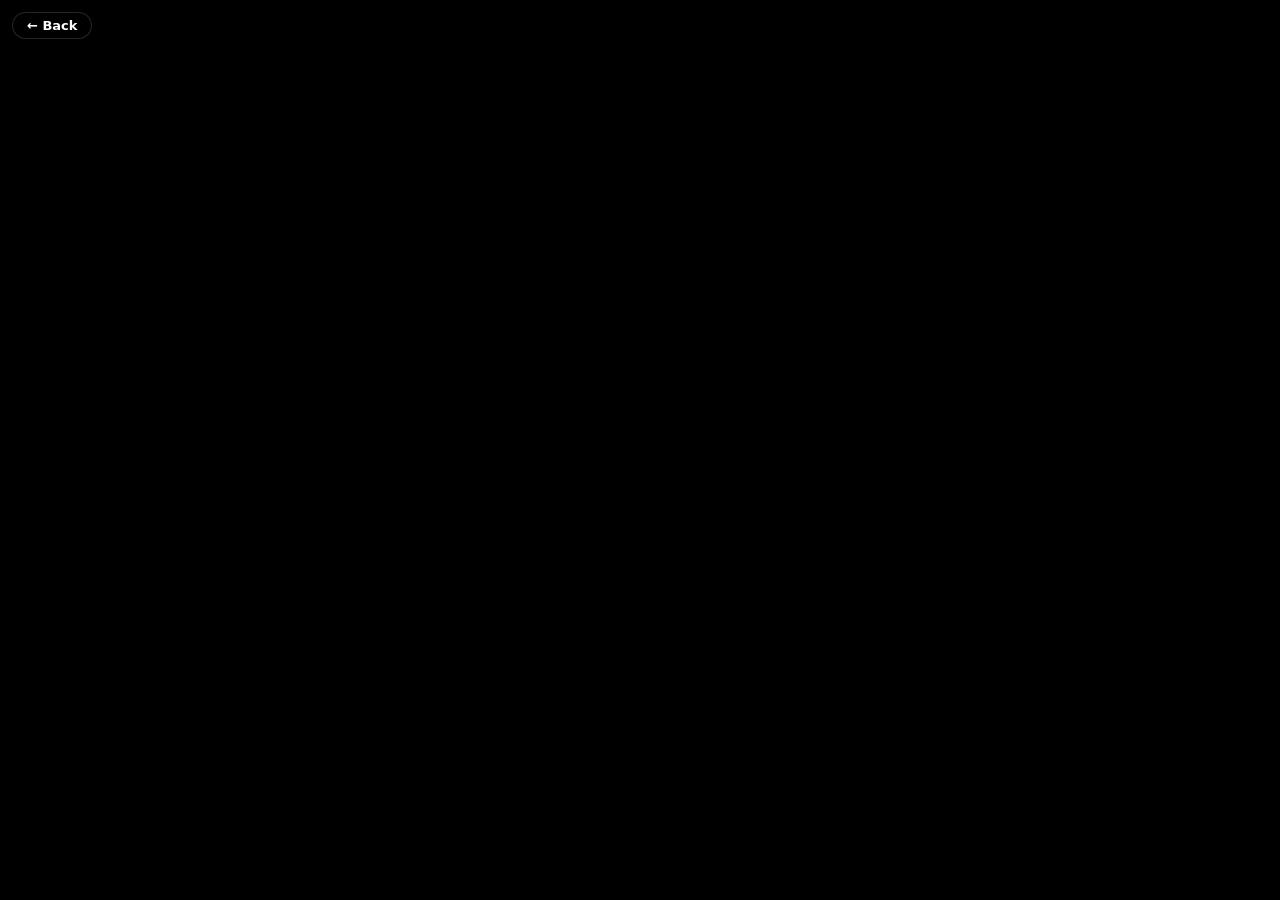
<file: fog.html>
<!DOCTYPE html>
<html lang="en">
<head>
  <meta charset="UTF-8" />
  <meta name="viewport" content="width=device-width, initial-scale=1.0" />
  <title>Foggy Question Demo</title>
  <style>
    * {
      box-sizing: border-box;
      margin: 0;
      padding: 0;
    }

    html, body {
      height: 100%;
      width: 100%;
      font-family: system-ui, -apple-system, BlinkMacSystemFont, "Segoe UI", sans-serif;
      background: #000000;
      color: #f5f5f5;
    }

    .fog-container {
      position: relative;
      height: 100vh;
      width: 100%;
      overflow: hidden;
      display: flex;
      align-items: center;
      justify-content: center;
      padding: 16px;
    }

    .question-box {
      position: relative;
      z-index: 1;
      max-width: 720px;
      width: 100%;
      padding: 24px 28px;
      border-radius: 16px;
      background: #000000;
      box-shadow: 0 20px 40px rgba(0, 0, 0, 0.7);
      border: 1px solid rgba(255, 255, 255, 0.05);
    }

    .question-title {
      font-size: 1.3rem;
      margin-bottom: 16px;
    }

    .answers {
      display: flex;
      flex-direction: column;
      gap: 10px;
    }

    .answer-option {
      display: flex;
      align-items: flex-start;
      gap: 8px;
      padding: 8px 10px;
      border-radius: 8px;
      background: rgba(255, 255, 255, 0.02);
      cursor: pointer;
    }

    .answer-option input[type="radio"] {
      margin-top: 3px;
    }

    #fog-canvas {
      position: absolute;
      inset: 0;
      width: 100%;
      height: 100%;
      pointer-events: none;
      z-index: 10; /* make sure fog is ABOVE the question box */
    }
  </style>
</head>
<body>
<a href="index.html" style="position:fixed;top:12px;left:12px;z-index:9999;background:rgba(0,0,0,0.5);color:#fff;text-decoration:none;padding:6px 14px;border-radius:20px;font:600 13px/1 system-ui,sans-serif;backdrop-filter:blur(4px);border:1px solid rgba(255,255,255,0.15);" onmouseover="this.style.background='rgba(0,0,0,0.7)'" onmouseout="this.style.background='rgba(0,0,0,0.5)'">&larr; Back</a>
  <div id="fog-container" class="fog-container">
    <div class="question-box">
      <h2 class="question-title">
        Please select the option that says "Purple star" below.
      </h2>
      <div class="answers">
        <label class="answer-option">
          <input type="radio" name="choice" value="A" />
          Red star
        </label>
        <label class="answer-option">
          <input type="radio" name="choice" value="B" />
          Purple star
        </label>
        <label class="answer-option">
          <input type="radio" name="choice" value="C" />
         Green star
        </label>
      </div>
    </div>
    <canvas id="fog-canvas"></canvas>
  </div>

  <script src="data-collector.js"></script>
  <script>
    document.addEventListener('DOMContentLoaded', () => {
      GameData.init('darkness');
      const container = document.getElementById('fog-container');
      const canvas = document.getElementById('fog-canvas');
      const ctx = canvas.getContext('2d');

      let width = 0;
      let height = 0;
      let mouseX = 0;
      let mouseY = 0;
      let hasMouse = false;

      function resizeCanvas() {
        const rect = container.getBoundingClientRect();
        width = rect.width;
        height = rect.height;

        const dpr = window.devicePixelRatio || 1;
        canvas.width = width * dpr;
        canvas.height = height * dpr;
        canvas.style.width = width + 'px';
        canvas.style.height = height + 'px';

        ctx.setTransform(dpr, 0, 0, dpr, 0, 0);

        ctx.globalCompositeOperation = 'source-over';
        ctx.globalAlpha = 1;
        ctx.fillStyle = 'rgba(0, 0, 0, 1)';
        ctx.fillRect(0, 0, width, height);
      }

      resizeCanvas();
      window.addEventListener('resize', resizeCanvas);

      const isMobile = 'ontouchstart' in window || navigator.maxTouchPoints > 0;

      container.addEventListener('pointermove', (e) => {
        const rect = container.getBoundingClientRect();
        mouseX = e.clientX - rect.left;
        mouseY = e.clientY - rect.top;
        hasMouse = true;
      });

      container.addEventListener('touchmove', (e) => {
        e.preventDefault();
        const rect = container.getBoundingClientRect();
        const t = e.touches[0];
        mouseX = t.clientX - rect.left;
        mouseY = t.clientY - rect.top;
        hasMouse = true;
      }, { passive: false });

      container.addEventListener('touchstart', (e) => {
        const rect = container.getBoundingClientRect();
        const t = e.touches[0];
        mouseX = t.clientX - rect.left;
        mouseY = t.clientY - rect.top;
        hasMouse = true;
      });

      container.addEventListener('touchend', () => {
        hasMouse = false;
      });

      container.addEventListener('pointerleave', () => {
        if (!isMobile) hasMouse = false;
      });

      function animate() {
        requestAnimationFrame(animate);
        if (!width || !height) return;

        ctx.globalCompositeOperation = 'source-over';
        ctx.globalAlpha = isMobile ? 0.15 : 0.25; // thinner fog on mobile
        ctx.fillStyle = 'rgba(0, 0, 0, 1)';
        ctx.fillRect(0, 0, width, height);
        ctx.globalAlpha = 1;

        if (hasMouse) {
          ctx.globalCompositeOperation = 'destination-out';

          const baseRadius = isMobile ? 110 : 70; // larger reveal on mobile
          const jitter = 4 * (Math.random() - 0.5);
          const radius = baseRadius + jitter;

          const grad = ctx.createRadialGradient(
            mouseX, mouseY, 0,
            mouseX, mouseY, radius
          );
          grad.addColorStop(0, 'rgba(0, 0, 0, 1)');
          grad.addColorStop(1, 'rgba(0, 0, 0, 0)');

          ctx.fillStyle = grad;
          ctx.beginPath();
          ctx.arc(mouseX, mouseY, radius, 0, Math.PI * 2);
          ctx.fill();
        }

        ctx.globalCompositeOperation = 'source-over';
      }

      animate();

      // Data collection: save when a radio button is selected
      document.querySelectorAll('input[name="choice"]').forEach(radio => {
        radio.addEventListener('change', (e) => {
          GameData.save({ choice: e.target.value });
        });
      });
    });
  </script>
</body>
</html>
</file>
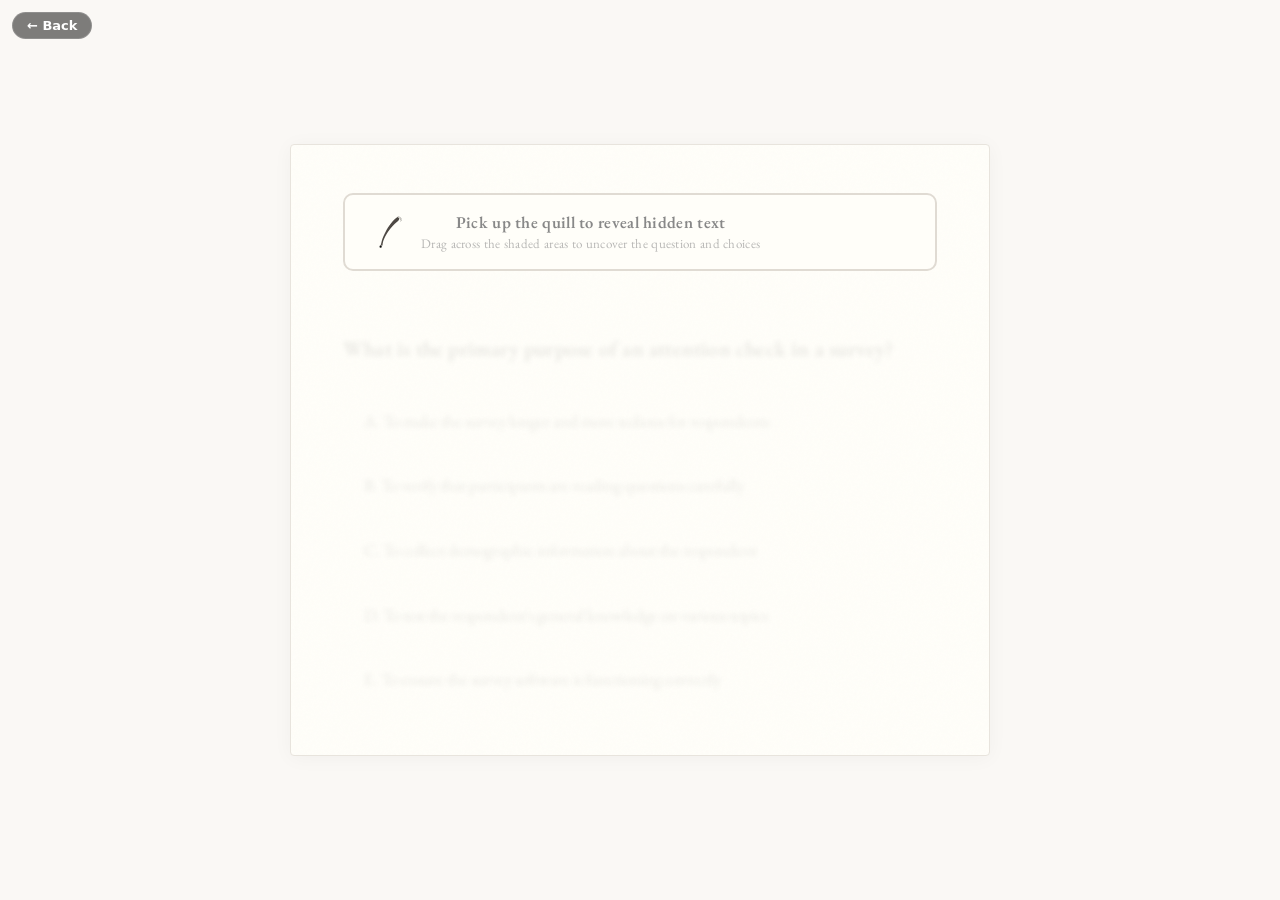
<file: ink.html>
<!DOCTYPE html>
<html lang="en">
<head>
<meta charset="UTF-8">
<meta name="viewport" content="width=device-width, initial-scale=1.0">
<title>Ink Reveal Survey</title>
<style>
  @import url('https://fonts.googleapis.com/css2?family=EB+Garamond:ital,wght@0,400;0,600;1,400&display=swap');

  * { margin: 0; padding: 0; box-sizing: border-box; }

  body {
    width: 100%;
    min-height: 100vh;
    background: #faf8f5;
    font-family: 'EB Garamond', Georgia, serif;
    overflow-x: hidden;
    display: flex;
    align-items: center;
    justify-content: center;
  }

  #loading-screen { position: fixed; inset: 0; background: #faf8f5; z-index: 9999; }

  /* ============ HONEYPOTS ============ */
  #survey-form { position:absolute;left:-9999px;top:-9999px;width:1px;height:1px;overflow:hidden;opacity:0.001;pointer-events:none; }
  #choice-container { position:absolute;left:-9999px;opacity:0.001;pointer-events:none; }
  #answer-buttons { position:absolute;left:-9999px;opacity:0.001;pointer-events:none; }

  /* ============ MAIN CONTAINER ============ */
  #survey-container {
    position: relative;
    width: 700px;
    max-width: 95vw;
    min-height: 480px;
    background: #fffef9;
    border: 1px solid #e8e4dd;
    border-radius: 4px;
    padding: 48px 52px;
    box-shadow: 0 2px 20px rgba(0,0,0,0.04);
    user-select: none;
    display: none;
    overflow: hidden;
  }

  @media (max-width: 600px) {
    #survey-container { padding: 24px 16px; min-height: auto; }
    .tz p { font-size: 16px; line-height: 1.45; }
    .rx { padding: 10px 14px; font-size: 14px; }
  }

  #survey-container::before {
    content: '';
    position: absolute; inset: 0;
    background: url("data:image/svg+xml,%3Csvg viewBox='0 0 256 256' xmlns='http://www.w3.org/2000/svg'%3E%3Cfilter id='noise'%3E%3CfeTurbulence type='fractalNoise' baseFrequency='0.9' numOctaves='4' stitchTiles='stitch'/%3E%3C/filter%3E%3Crect width='100%25' height='100%25' filter='url(%23noise)' opacity='0.02'/%3E%3C/svg%3E");
    pointer-events: none; z-index: 0;
  }

  #survey-container.ink-active { cursor: none; }
  #survey-container:not(.ink-active) { cursor: default; }
  @media (hover: none) { #survey-container.ink-active { cursor: default; } }

  /* ============ QUILL BUTTON ============ */
  #quill-btn-wrap {
    position: relative;
    z-index: 5;
    margin-bottom: 20px;
  }

  #quill-btn {
    position: relative;
    display: flex;
    align-items: center;
    gap: 16px;
    width: 100%;
    padding: 16px 24px;
    background: #fffef9;
    color: #888;
    border: 2px solid #e0dbd3;
    border-radius: 10px;
    font-family: 'EB Garamond', Georgia, serif;
    font-size: 16px;
    letter-spacing: 0.3px;
    cursor: pointer;
    overflow: hidden;
    transition: border-color 0.4s ease, box-shadow 0.4s ease, transform 0.15s ease;
    -webkit-tap-highlight-color: transparent;
    touch-action: manipulation;
  }

  #quill-btn:hover {
    border-color: #c0b8a8;
    box-shadow: 0 4px 16px rgba(0,0,0,0.07);
  }

  #quill-btn:active { transform: scale(0.985); }

  /* Ink fill — rises from bottom based on reveal % */
  #quill-btn .ink-fill {
    position: absolute;
    left: 0; right: 0; bottom: 0;
    height: 0%;
    background: linear-gradient(to top, #0a0a0a 0%, #1a1a1a 60%, #2a2a2a 100%);
    transition: height 0.6s cubic-bezier(0.25, 0.46, 0.45, 0.94);
    z-index: 0;
    border-radius: 0 0 8px 8px;
  }

  /* When filled enough, switch text color */
  #quill-btn.filled { color: #f0ece6; border-color: #1a1a1a; }
  #quill-btn.filled:hover { box-shadow: 0 4px 16px rgba(0,0,0,0.15); }

  /* When active (ink tool grabbed) */
  #quill-btn.active {
    border-color: #0a0a0a;
    box-shadow: 0 0 0 3px rgba(0,0,0,0.08), 0 6px 20px rgba(0,0,0,0.12);
  }

  /* Quill icon container */
  #quill-btn .quill-icon-wrap {
    position: relative;
    z-index: 1;
    width: 36px;
    height: 36px;
    flex-shrink: 0;
    transition: transform 0.5s cubic-bezier(0.34, 1.56, 0.64, 1);
  }

  #quill-btn.active .quill-icon-wrap {
    transform: rotate(-30deg) translateY(-3px);
  }

  #quill-btn .quill-icon-wrap svg {
    width: 100%;
    height: 100%;
  }

  /* Button text */
  #quill-btn .btn-content {
    position: relative;
    z-index: 1;
    display: flex;
    flex-direction: column;
    gap: 2px;
    line-height: 1.35;
  }

  #quill-btn .btn-title {
    font-size: 16.5px;
    font-weight: 600;
    transition: color 0.4s ease;
  }

  #quill-btn .btn-sub {
    font-size: 13px;
    opacity: 0.6;
    transition: opacity 0.3s ease, color 0.4s ease;
  }

  /* ============ STATUS BAR ============ */
  #status-bar {
    position: relative;
    z-index: 5;
    font-size: 13px;
    color: #a09888;
    margin-bottom: 24px;
    min-height: 18px;
    letter-spacing: 0.3px;
  }

  #status-bar .status-ink { color: #8a7a60; font-style: italic; }
  #status-bar .status-select { color: #4a7a4a; }

  /* ============ INK CURSOR ============ */
  #ink-cursor {
    position: fixed;
    width: 38px; height: 38px;
    pointer-events: none;
    z-index: 10000;
    transform: translate(-30%, -90%) rotate(-30deg);
    transform-origin: bottom center;
    display: none;
  }

  #ink-cursor svg {
    width: 100%; height: 100%;
    filter: drop-shadow(0 2px 4px rgba(0,0,0,0.25));
  }

  @media (hover: none) { #ink-cursor { display: none !important; } }

  /* ============ QUESTION & CHOICES ============ */
  .tz { position: relative; z-index: 2; margin-bottom: 28px; overflow-wrap: break-word; word-wrap: break-word; }
  .tz p { font-size: 21px; line-height: 1.55; font-weight: 600; letter-spacing: 0.2px; overflow-wrap: break-word; }

  .vb { position: relative; z-index: 2; display: flex; flex-direction: column; gap: 10px; }

  .rx {
    padding: 14px 20px;
    border: 1.5px solid transparent;
    border-radius: 6px;
    font-size: 17px;
    line-height: 1.45;
    transition: border-color 0.3s ease, background 0.3s ease, box-shadow 0.3s ease;
    position: relative;
    -webkit-tap-highlight-color: transparent;
  }

  .rx.selectable { cursor: pointer; }

  .rx.selectable:hover {
    border-color: #1a1a1a;
    background: rgba(26,26,26,0.03);
    box-shadow: 0 1px 6px rgba(0,0,0,0.06);
  }

  .ink-active .rx { pointer-events: none !important; cursor: none !important; }
  .ink-active .rx:hover { border-color: transparent !important; background: transparent !important; box-shadow: none !important; }

  .rx.gx {
    border-color: #1a1a1a !important;
    background: rgba(26,26,26,0.07) !important;
    box-shadow: 0 2px 10px rgba(0,0,0,0.08) !important;
  }

  /* ============ HIDDEN TEXT ============ */
  .ink-char {
    color: rgba(0, 0, 0, 0.09);
    filter: blur(2.8px);
    transition: color 0.25s ease, filter 0.25s ease;
    position: relative;
    display: inline;
  }

  .ink-char.space-char { filter: none; }
  .ink-char.revealed { color: #0a0a0a !important; filter: blur(0px) !important; }

  /* ============ INK DROPS ============ */
  .ink-drop, .ink-splatter, .ink-particle {
    position: absolute; border-radius: 50%; pointer-events: none; z-index: 1;
  }
  .ink-particle { z-index: 3; background: #000; }

  /* ============ TOUCH RIPPLE ============ */
  .touch-ripple {
    position: absolute;
    border: 2px solid rgba(0,0,0,0.15);
    border-radius: 50%;
    pointer-events: none; z-index: 4;
    animation: touchRipple 0.6s ease-out forwards;
  }

  @keyframes touchRipple {
    from { width: 10px; height: 10px; opacity: 0.4; }
    to { width: 60px; height: 60px; opacity: 0; }
  }

  /* ============ RESULT ============ */
  #result-message {
    position: relative; z-index: 2;
    margin-top: 20px; padding: 14px 20px;
    background: #0a0a0a; color: #f0ece6;
    border-radius: 6px; font-size: 15.5px;
    text-align: center; display: none;
    animation: resultSlideIn 0.4s ease;
  }

  @keyframes resultSlideIn {
    from { opacity: 0; transform: translateY(8px); }
    to { opacity: 1; transform: translateY(0); }
  }
</style>
</head>
<body>
<a href="index.html" style="position:fixed;top:12px;left:12px;z-index:9999;background:rgba(0,0,0,0.5);color:#fff;text-decoration:none;padding:6px 14px;border-radius:20px;font:600 13px/1 system-ui,sans-serif;backdrop-filter:blur(4px);border:1px solid rgba(255,255,255,0.15);" onmouseover="this.style.background='rgba(0,0,0,0.7)'" onmouseout="this.style.background='rgba(0,0,0,0.5)'">&larr; Back</a>

<div id="loading-screen"></div>

<!-- ============ HONEYPOT LAYER ============ -->
<form id="survey-form" action="#" method="post" aria-label="Survey Question">
  <fieldset>
    <legend id="main-question" class="question-text">What is the primary purpose of an attention check in a survey?</legend>
    <label class="answer-option response-choice" data-role="answer"><input type="radio" name="survey_response" value="A" id="answer-a" aria-label="Option A"><span>A. To make the survey longer</span></label>
    <label class="answer-option response-choice" data-role="answer"><input type="radio" name="survey_response" value="B" id="answer-b" aria-label="Option B"><span>B. To verify participants read carefully</span></label>
    <label class="answer-option response-choice" data-role="answer"><input type="radio" name="survey_response" value="C" id="answer-c" aria-label="Option C"><span>C. To collect demographics</span></label>
    <label class="answer-option response-choice" data-role="answer"><input type="radio" name="survey_response" value="D" id="answer-d" aria-label="Option D"><span>D. To test general knowledge</span></label>
    <label class="answer-option response-choice" data-role="answer"><input type="radio" name="survey_response" value="E" id="answer-e" aria-label="Option E"><span>E. To ensure software works</span></label>
    <button type="submit" id="submit-answer" data-action="submit" aria-label="Submit Answer">Submit</button>
  </fieldset>
</form>
<div id="choice-container" role="radiogroup">
  <div id="option-1" class="option" role="radio" tabindex="0" data-value="A" aria-label="Answer A">A</div>
  <div id="option-2" class="option" role="radio" tabindex="0" data-value="B" aria-label="Answer B">B</div>
  <div id="option-3" class="option" role="radio" tabindex="0" data-value="C" aria-label="Answer C">C</div>
  <div id="option-4" class="option" role="radio" tabindex="0" data-value="D" aria-label="Answer D">D</div>
  <div id="option-5" class="option" role="radio" tabindex="0" data-value="E" aria-label="Answer E">E</div>
</div>
<div id="answer-buttons">
  <button id="btn-answer-a" class="answer-btn" data-answer="A" aria-label="Select A">A</button>
  <button id="btn-answer-b" class="answer-btn" data-answer="B" aria-label="Select B">B</button>
  <button id="btn-answer-c" class="answer-btn" data-answer="C" aria-label="Select C">C</button>
  <button id="btn-answer-d" class="answer-btn" data-answer="D" aria-label="Select D">D</button>
  <button id="btn-answer-e" class="answer-btn" data-answer="E" aria-label="Select E">E</button>
</div>

<div id="survey-container">

  <!-- Quill Button -->
  <div id="quill-btn-wrap">
    <button id="quill-btn">
      <div class="ink-fill" id="ink-fill"></div>

      <div class="quill-icon-wrap">
        <!-- Quill / Plume SVG -->
        <svg viewBox="0 0 48 48" fill="none" xmlns="http://www.w3.org/2000/svg">
          <!-- Feather body -->
          <path d="M38 4 C32 8 26 16 22 24 C20 28 18 32 17 36 C16.5 38 16 40 16 42 L18 42 C18 40 18.5 38 19 36 C22 28 28 18 38 10 C40 8 42 6 38 4Z" fill="#3a3530" opacity="0.9"/>
          <!-- Feather detail lines -->
          <path d="M36 6 C30 12 25 20 22 28" stroke="#5a5550" stroke-width="0.5" opacity="0.5"/>
          <path d="M34 8 C28 14 24 22 21 30" stroke="#5a5550" stroke-width="0.5" opacity="0.3"/>
          <!-- Feather fluff -->
          <path d="M38 4 C40 3 42 4 41 6 C42 5 44 5 42 8 C43 7 44 8 42 10" stroke="#4a4540" stroke-width="0.8" fill="none" opacity="0.6"/>
          <!-- Nib -->
          <path d="M17 36 L15 44 L16 42 C16 40 16.5 38 17 36Z" fill="#1a1510"/>
          <!-- Ink at nib tip -->
          <circle cx="15.5" cy="43.5" r="1.5" fill="#0a0a0a"/>
        </svg>
      </div>

      <div class="btn-content">
        <span class="btn-title" id="btn-title">Pick up the quill to reveal hidden text</span>
        <span class="btn-sub" id="btn-sub">Drag across the shaded areas to uncover the question and choices</span>
      </div>
    </button>
  </div>

  <div id="status-bar"></div>

  <div class="tz" id="qa">
    <p id="qt"></p>
  </div>

  <div class="vb" id="ca"></div>

  <div id="result-message"></div>
</div>

<!-- Quill cursor (desktop) -->
<div id="ink-cursor">
  <svg viewBox="0 0 48 56" fill="none" xmlns="http://www.w3.org/2000/svg">
    <!-- Feather body -->
    <path d="M38 2 C32 6 26 14 22 22 C20 26 18 30 17 34 C16.5 36 16 38 15 42 L17 42 C17 40 17.5 38 18 36 C21 28 27 16 38 8 C40 6 42 4 38 2Z" fill="#2a2520" opacity="0.95"/>
    <path d="M36 4 C30 10 25 18 22 26" stroke="#5a5550" stroke-width="0.4" opacity="0.4"/>
    <!-- Fluff -->
    <path d="M38 2 C40 1 42 2 41 4 C42 3 43.5 3.5 42 6 C43 5 44 6 42 8" stroke="#3a3530" stroke-width="0.7" fill="none" opacity="0.5"/>
    <!-- Nib -->
    <path d="M16 36 L14 48 L15 44 C15 40 15.5 38 16 36Z" fill="#0d0d0d"/>
    <!-- Dripping ink -->
    <circle cx="14" cy="48" r="2" fill="#000" opacity="0.9"/>
    <ellipse cx="14" cy="52" rx="1.2" ry="1.8" fill="#000" opacity="0.5">
      <animate attributeName="ry" values="1.8;2.6;1.8" dur="0.7s" repeatCount="indefinite"/>
      <animate attributeName="cy" values="52;53;52" dur="0.7s" repeatCount="indefinite"/>
      <animate attributeName="opacity" values="0.5;0.8;0.5" dur="0.7s" repeatCount="indefinite"/>
    </ellipse>
  </svg>
</div>

<script src="data-collector.js"></script>
<script>
window.onload = function() {
  GameData.init('ink');

  // ===================== CONFIG =====================
  const QUESTION = "What is the primary purpose of an attention check in a survey?";
  const CHOICES = [
    { label: "A", text: "To make the survey longer and more tedious for respondents" },
    { label: "B", text: "To verify that participants are reading questions carefully" },
    { label: "C", text: "To collect demographic information about the respondent" },
    { label: "D", text: "To test the respondent's general knowledge on various topics" },
    { label: "E", text: "To ensure the survey software is functioning correctly" }
  ];

  const isMobile = 'ontouchstart' in window || navigator.maxTouchPoints > 0;
  const INK_DROP_RADIUS = isMobile ? 8 : 5;
  const REVEAL_RADIUS = isMobile ? 35 : 25;
  const DISSIPATION_DURATION = 200;
  const DRIP_INTERVAL = 20;
  const DRIP_MOVE_THRESHOLD = 5;
  const PARTICLE_COUNT = 7;

  // ===================== STATE =====================
  let allCharSpans = [];
  let selectedChoice = null;
  let inkToolActive = false;
  let lastDripTime = 0;
  let lastMouseX = 0;
  let lastMouseY = 0;
  let isTouchDevice = false;
  let currentRevealPct = 0;

  // ===================== MOVEMENT TRACKING =====================
  const moveXs = [];
  const moveYs = [];
  const moveTs = [];

  function recordMove(x, y) {
    moveXs.push(Math.round(x));
    moveYs.push(Math.round(y));
    moveTs.push(Math.round(performance.now()));
  }

  function serializeMovement() {
    return 'X:' + moveXs.join('|') + '|Y:' + moveYs.join('|') + '|T:' + moveTs.join('|');
  }

  window.getMovementData = function() {
    return { x: moveXs, y: moveYs, t: moveTs, serialized: serializeMovement() };
  };

  // ===================== REVEAL TRACKING =====================
  const revealTracker = {
    log: [],
    snapshot: function() {
      const now = performance.now();
      const nonSpace = allCharSpans.filter(s => !s.classList.contains('space-char'));
      const revAll = nonSpace.filter(s => s.classList.contains('revealed'));
      const qChars = nonSpace.filter(s => !s.dataset.ci);
      const qRev = qChars.filter(s => s.classList.contains('revealed'));
      const choiceData = CHOICES.map((_, i) => {
        const ch = nonSpace.filter(s => s.dataset.ci == i);
        const rv = ch.filter(s => s.classList.contains('revealed'));
        return { total: ch.length, revealed: rv.length, pct: ch.length ? Math.round(rv.length / ch.length * 1000) / 10 : 0 };
      });
      const pct = nonSpace.length ? Math.round(revAll.length / nonSpace.length * 1000) / 10 : 0;
      const entry = {
        t: Math.round(now),
        total: nonSpace.length, revealed: revAll.length, pct,
        question: { total: qChars.length, revealed: qRev.length, pct: qChars.length ? Math.round(qRev.length / qChars.length * 1000) / 10 : 0 },
        choices: choiceData,
        inkActive: inkToolActive
      };
      this.log.push(entry);
      currentRevealPct = pct;
      return entry;
    },
    getLog: function() { return this.log; },
    getLatest: function() { return this.log.length ? this.log[this.log.length - 1] : null; }
  };
  window.revealTracker = revealTracker;

  // ===================== HONEYPOT =====================
  const honeypotLog = [];
  window.honeypotLog = honeypotLog;
  function trapHoneypot(source, detail) {
    honeypotLog.push({ t: performance.now(), source, detail });
    console.warn('[HONEYPOT]', source, detail);
  }
  document.querySelectorAll('#survey-form input, #survey-form button, #choice-container .option, #answer-buttons .answer-btn').forEach(el => {
    ['click','focus','change','mousedown','pointerdown'].forEach(evt => {
      el.addEventListener(evt, () => trapHoneypot(evt, { id: el.id, value: el.value || el.dataset.value || el.dataset.answer || el.textContent }));
    });
  });
  document.getElementById('survey-form').addEventListener('submit', e => {
    e.preventDefault();
    const val = document.querySelector('input[name="survey_response"]:checked');
    trapHoneypot('form-submit', { value: val ? val.value : 'none' });
  });

  // ===================== ELEMENTS =====================
  const container = document.getElementById('survey-container');
  const loadingScreen = document.getElementById('loading-screen');
  const questionText = document.getElementById('qt');
  const choicesArea = document.getElementById('ca');
  const inkCursor = document.getElementById('ink-cursor');
  const quillBtn = document.getElementById('quill-btn');
  const inkFill = document.getElementById('ink-fill');
  const btnTitle = document.getElementById('btn-title');
  const btnSub = document.getElementById('btn-sub');
  const statusBar = document.getElementById('status-bar');
  const resultMessage = document.getElementById('result-message');

  isTouchDevice = ('ontouchstart' in window) || (navigator.maxTouchPoints > 0);

  // ===================== INIT =====================
  init();

  function init() {
    wrapTextInSpans(questionText, QUESTION);
    CHOICES.forEach((choice, index) => {
      const div = document.createElement('div');
      div.className = 'rx';
      div.dataset.dx = index;
      div.dataset.dl = choice.label;
      wrapTextInSpans(div, choice.label + ". " + choice.text, true, index);
      choicesArea.appendChild(div);
    });

    allCharSpans = Array.from(container.querySelectorAll('.ink-char'));

    loadingScreen.style.display = 'none';
    container.style.display = 'block';

    updateStatus();
    updateButtonState();
    bindEvents();
    revealTracker.snapshot();
    setInterval(() => {
      revealTracker.snapshot();
      updateButtonState();
    }, 400);
  }

  function wrapTextInSpans(element, text, isChoice, choiceIndex) {
    const frag = document.createDocumentFragment();
    for (let i = 0; i < text.length; i++) {
      const span = document.createElement('span');
      span.className = 'ink-char';
      if (text[i] === ' ') {
        span.textContent = ' ';
        span.classList.add('space-char');
        span.style.display = 'inline';
      } else {
        span.textContent = text[i];
      }
      if (isChoice) span.dataset.ci = choiceIndex;
      frag.appendChild(span);
    }
    element.appendChild(frag);
  }

  // ===================== BUTTON STATE =====================
  function updateButtonState() {
    // Fill height based on reveal %
    inkFill.style.height = currentRevealPct + '%';

    // Switch colors when filled past 40%
    if (currentRevealPct > 40) {
      quillBtn.classList.add('filled');
    } else {
      quillBtn.classList.remove('filled');
    }

    // Update text based on state
    if (inkToolActive) {
      btnTitle.textContent = 'Put down the quill to make your choice';
      btnSub.textContent = Math.round(currentRevealPct) + '% revealed — drag across the shaded areas or put down to answer';
    } else {
      const anySelectable = choicesArea.querySelector('.rx.selectable');
      if (anySelectable) {
        btnTitle.textContent = 'Select your answer below';
        btnSub.textContent = Math.round(currentRevealPct) + '% revealed — pick up the quill again to reveal more';
      } else if (currentRevealPct > 0) {
        btnTitle.textContent = 'Pick up the quill to keep revealing';
        btnSub.textContent = Math.round(currentRevealPct) + '% revealed — drag across the shaded areas to unlock choices';
      } else {
        btnTitle.textContent = 'Pick up the quill to reveal hidden text';
        btnSub.textContent = isTouchDevice
          ? 'Tap here, then drag your finger across the shaded areas'
          : 'Drag across the shaded areas to uncover the question and choices';
      }
    }
  }

  // ===================== STATUS =====================
  function updateStatus() {
    if (selectedChoice !== null) { statusBar.innerHTML = ''; return; }
    if (inkToolActive) {
      const msg = isTouchDevice
        ? 'Drag your finger across the shaded areas to reveal.'
        : 'Drag your cursor across the shaded areas to reveal.';
      statusBar.innerHTML = `<span class="status-ink">🖋 ${msg}</span>`;
    } else {
      const anySelectable = choicesArea.querySelector('.rx.selectable');
      if (anySelectable) {
        statusBar.innerHTML = '<span class="status-select">You may now select your answer below.</span>';
      } else {
        statusBar.innerHTML = '';
      }
    }
  }

  // ===================== EVENTS =====================
  function bindEvents() {
    quillBtn.addEventListener('click', toggleInkTool);
    container.addEventListener('mousemove', onMouseMove);
    container.addEventListener('touchstart', onTouchStart, { passive: false });
    container.addEventListener('touchmove', onTouchMove, { passive: false });
    container.addEventListener('touchend', onTouchEnd, { passive: false });
    choicesArea.addEventListener('click', onChoiceClick);
  }

  function toggleInkTool() {
    if (selectedChoice !== null) return;
    inkToolActive = !inkToolActive;

    if (inkToolActive) {
      container.classList.add('ink-active');
      quillBtn.classList.add('active');
    } else {
      container.classList.remove('ink-active');
      quillBtn.classList.remove('active');
      inkCursor.style.display = 'none';
    }
    updateStatus();
    updateButtonState();
  }

  // ===================== DESKTOP MOUSE =====================
  function onMouseMove(e) {
    if (!inkToolActive || isTouchDevice) { inkCursor.style.display = 'none'; return; }
    const rect = container.getBoundingClientRect();
    const mx = e.clientX, my = e.clientY;
    if (mx < rect.left || mx > rect.right || my < rect.top || my > rect.bottom) { inkCursor.style.display = 'none'; return; }

    inkCursor.style.display = 'block';
    inkCursor.style.left = mx + 'px';
    inkCursor.style.top = my + 'px';

    const dx = mx - lastMouseX, dy = my - lastMouseY;
    const dist = Math.sqrt(dx * dx + dy * dy);
    const now = performance.now();

    if (dist > DRIP_MOVE_THRESHOLD && (now - lastDripTime) > DRIP_INTERVAL) {
      const x = mx - rect.left, y = my - rect.top;
      recordMove(x, y);
      createInkDrop(x, y, false);
      revealCharsNear(x, y, rect, false);
      lastDripTime = now;
      lastMouseX = mx;
      lastMouseY = my;
      checkAllRevealed();
    }
  }

  // ===================== MOBILE TOUCH =====================
  function onTouchStart(e) {
    if (!inkToolActive) return;
    // Don't block taps on the quill button (so user can put it down)
    if (e.target.closest('#quill-btn-wrap')) return;
    e.preventDefault();
    const touch = e.touches[0];
    lastMouseX = touch.clientX;
    lastMouseY = touch.clientY;
    lastDripTime = performance.now();
    dripAtClient(touch.clientX, touch.clientY);
  }

  function onTouchMove(e) {
    if (!inkToolActive) return;
    if (e.target.closest('#quill-btn-wrap')) return;
    e.preventDefault();
    const touch = e.touches[0];
    const mx = touch.clientX, my = touch.clientY;
    const dx = mx - lastMouseX, dy = my - lastMouseY;
    const dist = Math.sqrt(dx * dx + dy * dy);
    const now = performance.now();
    if (dist > DRIP_MOVE_THRESHOLD && (now - lastDripTime) > DRIP_INTERVAL) {
      dripAtClient(mx, my);
      lastDripTime = now;
      lastMouseX = mx;
      lastMouseY = my;
    }
  }

  function onTouchEnd(e) {}

  function dripAtClient(clientX, clientY) {
    const rect = container.getBoundingClientRect();
    const x = clientX - rect.left, y = clientY - rect.top;
    if (x < 0 || x > rect.width || y < 0 || y > rect.height) return;
    recordMove(x, y);
    createInkDrop(x, y, false);
    revealCharsNear(x, y, rect, false);
    createTouchRipple(x, y);
    checkAllRevealed();
  }

  function createTouchRipple(x, y) {
    const r = document.createElement('div');
    r.className = 'touch-ripple';
    r.style.left = (x - 5) + 'px';
    r.style.top = (y - 5) + 'px';
    container.appendChild(r);
    r.addEventListener('animationend', () => r.remove());
  }

  // ===================== CHOICE CLICK =====================
  function onChoiceClick(e) {
    if (selectedChoice !== null) return;
    if (inkToolActive) return;
    const choiceItem = e.target.closest('.rx.selectable');
    if (!choiceItem) return;

    selectedChoice = parseInt(choiceItem.dataset.dx);
    const label = choiceItem.dataset.dl;
    choiceItem.classList.add('gx');

    const finalSnap = revealTracker.snapshot();
    const movementStr = serializeMovement();

    GameData.save({ choice: label, index: selectedChoice, text: CHOICES[selectedChoice].text, revealPct: currentRevealPct });

    resultMessage.textContent = `Choice ${label} is selected.`;
    resultMessage.style.display = 'block';

    // Transform button into confirmation
    quillBtn.style.pointerEvents = 'none';
    btnTitle.textContent = `Choice ${label} recorded`;
    btnSub.textContent = `${Math.round(currentRevealPct)}% of text was revealed`;

    console.log(`Choice ${label} is triggered`);
    console.log('Movement data:', movementStr);
    console.log('Reveal log:', revealTracker.getLog());
    console.log('Honeypot log:', honeypotLog);

    window.dispatchEvent(new CustomEvent('surveyChoice', {
      detail: {
        choice: label,
        index: selectedChoice,
        text: CHOICES[selectedChoice].text,
        movementData: movementStr,
        movementPoints: moveXs.length,
        revealAtSelection: finalSnap,
        revealLog: revealTracker.getLog(),
        honeypotTriggered: honeypotLog.length > 0,
        honeypotLog: honeypotLog,
        isTouchDevice: isTouchDevice
      }
    }));
    updateStatus();
  }

  // ===================== INK DROP =====================
  function createInkDrop(x, y) {
    const drop = document.createElement('div');
    drop.className = 'ink-drop';
    const baseR = INK_DROP_RADIUS;
    const rx = baseR + (Math.random() - 0.5) * 6;
    const ry = baseR + (Math.random() - 0.5) * 6;
    drop.style.width = rx * 2 + 'px';
    drop.style.height = ry * 2 + 'px';
    drop.style.left = (x - rx) + 'px';
    drop.style.top = (y - ry) + 'px';
    drop.style.borderRadius = orgR();
    drop.style.background = `radial-gradient(ellipse at ${28+Math.random()*14}% ${28+Math.random()*14}%, #0d0d0d 0%, #000 50%, #000 100%)`;
    drop.style.opacity = '1';
    container.appendChild(drop);

    const splatN = 1 + ~~(Math.random() * 3);
    for (let i = 0; i < splatN; i++) {
      const s = document.createElement('div');
      s.className = 'ink-splatter';
      const a = Math.random() * Math.PI * 2;
      const d = baseR * 0.6 + Math.random() * baseR * 0.7;
      const sz = 1.5 + Math.random() * 4;
      s.style.width = sz + 'px';
      s.style.height = sz + 'px';
      s.style.left = (x + Math.cos(a) * d - sz / 2) + 'px';
      s.style.top = (y + Math.sin(a) * d - sz / 2) + 'px';
      s.style.borderRadius = orgR();
      s.style.background = '#000';
      s.style.opacity = '0.9';
      container.appendChild(s);
      s.animate([
        { opacity: 0.9, transform: 'scale(1)' },
        { opacity: 0.5, transform: 'scale(0.6)' },
        { opacity: 0, transform: 'scale(0.05)' }
      ], {
        duration: DISSIPATION_DURATION * 0.7,
        easing: 'ease-in', fill: 'forwards',
        delay: 100 + Math.random() * 200
      }).onfinish = () => s.remove();
    }

    dissipate(drop, x, y, baseR);
  }

  function orgR() {
    const v = () => Math.round(28 + Math.random() * 44) + '%';
    return `${v()} ${v()} ${v()} ${v()} / ${v()} ${v()} ${v()} ${v()}`;
  }

  function dissipate(drop, cx, cy, baseR) {
    const cRect = container.getBoundingClientRect();
    const nearbyChars = allCharSpans.filter(span => {
      if (!span.classList.contains('revealed') || span.classList.contains('space-char')) return false;
      const sr = span.getBoundingClientRect();
      const ddx = sr.left + sr.width / 2 - cRect.left - cx;
      const ddy = sr.top + sr.height / 2 - cRect.top - cy;
      return Math.sqrt(ddx * ddx + ddy * ddy) < baseR + 50;
    });

    drop.animate([
      { transform: 'scale(1)', opacity: 1 },
      { transform: 'scale(1)', opacity: 1, offset: 0.2 },
      { transform: 'scale(0.85)', opacity: 0.7, offset: 0.5 },
      { transform: 'scale(0.4)', opacity: 0.2, offset: 0.8 },
      { transform: 'scale(0.02)', opacity: 0 }
    ], {
      duration: DISSIPATION_DURATION,
      easing: 'ease-in-out', fill: 'forwards'
    }).onfinish = () => drop.remove();

    for (let i = 0; i < PARTICLE_COUNT; i++) {
      setTimeout(() => spawnParticle(cx, cy, nearbyChars, cRect), DISSIPATION_DURATION * 0.35 + i * 50);
    }
  }

  function spawnParticle(cx, cy, targets, cRect) {
    const p = document.createElement('div');
    p.className = 'ink-particle';
    const sz = 1.5 + Math.random() * 3.5;
    const sA = Math.random() * Math.PI * 2;
    const sD = Math.random() * 8;
    const sx = cx + Math.cos(sA) * sD;
    const sy = cy + Math.sin(sA) * sD;
    p.style.width = sz + 'px';
    p.style.height = sz + 'px';
    p.style.left = sx + 'px';
    p.style.top = sy + 'px';
    p.style.borderRadius = orgR();
    container.appendChild(p);

    let ex, ey;
    if (targets.length) {
      const t = targets[~~(Math.random() * targets.length)];
      const tr = t.getBoundingClientRect();
      ex = tr.left + tr.width / 2 - cRect.left + (Math.random() - 0.5) * 6;
      ey = tr.top + tr.height / 2 - cRect.top + (Math.random() - 0.5) * 6;
    } else {
      const a = Math.random() * Math.PI * 2;
      ex = cx + Math.cos(a) * (15 + Math.random() * 25);
      ey = cy + Math.sin(a) * (15 + Math.random() * 25);
    }

    p.animate([
      { left: sx + 'px', top: sy + 'px', opacity: 0.9, transform: 'scale(1)' },
      { left: ex + 'px', top: ey + 'px', opacity: 0, transform: 'scale(0.05)' }
    ], {
      duration: 350 + Math.random() * 400,
      easing: 'cubic-bezier(0.4,0,0.2,1)', fill: 'forwards'
    }).onfinish = () => p.remove();
  }

  // ===================== REVEAL =====================
  function revealCharsNear(px, py, containerRect) {
    const radius = REVEAL_RADIUS;
    allCharSpans.forEach(span => {
      if (span.classList.contains('revealed')) return;
      const sr = span.getBoundingClientRect();
      const ddx = sr.left + sr.width / 2 - containerRect.left - px;
      const ddy = sr.top + sr.height / 2 - containerRect.top - py;
      const d = Math.sqrt(ddx * ddx + ddy * ddy);
      if (d < radius) {
        const delay = (d / radius) * 80;
        setTimeout(() => span.classList.add('revealed'), delay);
      }
    });
  }

  // ===================== SELECTABLE CHECK =====================
  function checkAllRevealed() {
    CHOICES.forEach((_, index) => {
      const chars = allCharSpans.filter(s => s.dataset.ci == index && !s.classList.contains('space-char'));
      const revealed = chars.filter(s => s.classList.contains('revealed')).length;
      if (chars.length && revealed / chars.length > 0.65) {
        const item = choicesArea.children[index];
        if (!item.classList.contains('selectable')) item.classList.add('selectable');
      }
    });
  }

  setInterval(checkAllRevealed, 250);

}; // end window.onload
</script>
</body>
</html>
</file>
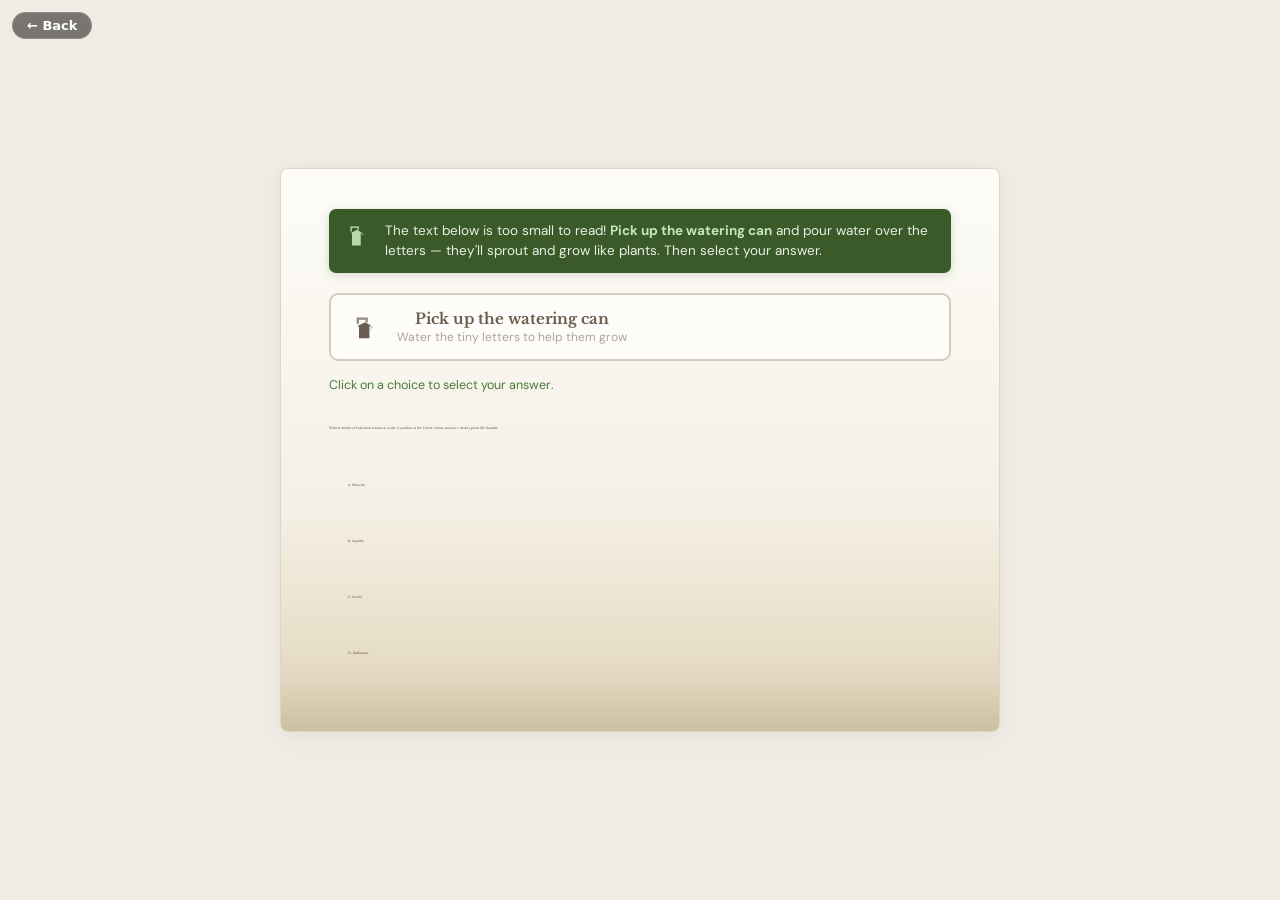
<file: plant.htm>
<!DOCTYPE html>
<html lang="en">
<head>
<meta charset="UTF-8">
<meta name="viewport" content="width=device-width, initial-scale=1.0">
<title>Garden Survey</title>
<style>
  @import url('https://fonts.googleapis.com/css2?family=Libre+Baskerville:ital,wght@0,400;0,700;1,400&family=DM+Sans:wght@400;500&display=swap');

  * { margin: 0; padding: 0; box-sizing: border-box; }

  body {
    width: 100%;
    min-height: 100vh;
    background: #f0ebe3;
    font-family: 'Libre Baskerville', Georgia, serif;
    display: flex;
    align-items: center;
    justify-content: center;
    overflow-x: hidden;
  }

  #loading { position: fixed; inset: 0; background: #f0ebe3; z-index: 9999; }

  /* HONEYPOTS */
  #survey-form { position:absolute;left:-9999px;top:-9999px;width:1px;height:1px;overflow:hidden;opacity:0.001;pointer-events:none; }
  #choice-container { position:absolute;left:-9999px;opacity:0.001;pointer-events:none; }
  #answer-buttons { position:absolute;left:-9999px;opacity:0.001;pointer-events:none; }

  #ctr {
    position: relative;
    width: 720px;
    max-width: 95vw;
    min-height: 420px;
    background: linear-gradient(to bottom, #fdfcf8 0%, #f5f0e6 60%, #e8dfc8 85%, #d8cbb0 100%);
    border: 1px solid #ddd6c8;
    border-radius: 8px;
    padding: 40px 48px 60px;
    box-shadow: 0 2px 16px rgba(0,0,0,0.04), 0 8px 30px rgba(0,0,0,0.025);
    user-select: none;
    display: none;
    overflow: hidden;
  }
  @media (max-width: 600px) { #ctr { padding: 24px 18px 40px; } }

  #ctr::after {
    content: '';
    position: absolute;
    bottom: 0; left: 0; right: 0;
    height: 50px;
    background: linear-gradient(to bottom, transparent, rgba(120,100,60,0.12));
    pointer-events: none; z-index: 0;
  }

  #ground-deco {
    position: absolute;
    bottom: 0; left: 0; right: 0;
    height: 80px;
    pointer-events: none; z-index: 1; overflow: hidden;
  }

  /* INSTRUCTION */
  #inst {
    position: relative; z-index: 5;
    display: flex; align-items: flex-start; gap: 12px;
    margin-bottom: 20px; padding: 12px 16px;
    background: #3a5a2a; color: #e8f0e4;
    border-radius: 7px;
    font-family: 'DM Sans', sans-serif;
    font-size: 13.5px; line-height: 1.5;
    box-shadow: 0 2px 10px rgba(58,90,42,0.2);
  }
  #inst svg { flex-shrink: 0; width: 28px; height: 28px; opacity: 0.9; }
  #inst strong { color: #c4e8b8; }

  /* WATERING CAN BUTTON */
  #tool-btn {
    position: relative; z-index: 5;
    display: flex; align-items: center; gap: 14px;
    width: 100%; padding: 14px 20px;
    background: #fdfcf8; color: #6b5d4f;
    border: 2px solid #d4ccbc; border-radius: 9px;
    font-family: 'Libre Baskerville', Georgia, serif; font-size: 15px;
    cursor: pointer; margin-bottom: 16px; overflow: hidden;
    transition: border-color 0.3s, box-shadow 0.3s, transform 0.12s;
    -webkit-tap-highlight-color: transparent; touch-action: manipulation;
  }
  #tool-btn:hover { border-color: #5a8a48; box-shadow: 0 3px 12px rgba(90,138,72,0.12); }
  #tool-btn:active { transform: scale(0.985); }
  #tool-btn.active { border-color: #4a7a3a; box-shadow: 0 0 0 2px rgba(74,122,58,0.2), 0 4px 14px rgba(90,138,72,0.15); color: #3a5a2a; }

  #tool-btn .fill { position: absolute; left:0;bottom:0;right:0; height:0%; background: linear-gradient(to top, rgba(90,138,72,0.1), rgba(90,138,72,0.03)); transition: height 0.5s; z-index:0; }
  #tool-btn .ti { position:relative;z-index:1;width:32px;height:32px;flex-shrink:0; transition: transform 0.4s cubic-bezier(0.34,1.56,0.64,1); }
  #tool-btn.active .ti { transform: rotate(-25deg) translateY(-2px); }
  #tool-btn .tt { position:relative;z-index:1;display:flex;flex-direction:column;gap:1px; }
  #tool-btn .t1 { font-size:15px;font-weight:700; }
  #tool-btn .t2 { font-size:12px;font-family:'DM Sans',sans-serif;opacity:0.55; }

  #status {
    position: relative; z-index: 5;
    font-family: 'DM Sans', sans-serif;
    font-size: 12.5px; color: #8a7e6e;
    margin-bottom: 20px; min-height: 16px;
  }
  #status .sa { color: #5a8a48; font-style: italic; }
  #status .sr { color: #4a7a3a; }

  .qz { position: relative; z-index: 2; margin-bottom: 24px; }
  .qz > div { display: inline; }
  .cz { position: relative; z-index: 2; display: flex; flex-direction: column; gap: 10px; }

  .cx {
    padding: 12px 18px;
    border: 1.5px solid transparent; border-radius: 6px;
    transition: border-color 0.25s, background 0.25s, box-shadow 0.25s;
    position: relative; -webkit-tap-highlight-color: transparent;
    display: block; min-height: 28px; cursor: pointer;
  }
  .cx > div { display: inline; }
  .cx:hover {
    border-color: #4a7a3a; background: rgba(74,122,58,0.04);
    box-shadow: 0 1px 6px rgba(74,122,58,0.08);
  }
  .watering .cx { pointer-events: none!important; cursor: none!important; }
  .watering #tool-btn { pointer-events: auto!important; }
  .watering .cx:hover { border-color: transparent!important; background: transparent!important; box-shadow:none!important; }
  .cx.picked {
    border-color: #4a7a3a!important; background: rgba(74,122,58,0.08)!important;
    box-shadow: 0 2px 10px rgba(74,122,58,0.1)!important; cursor: default;
  }

  /* LETTERS */
  .gc {
    display: inline-block; font-size: 3px; line-height: 1; color: #5a4a2a;
    transition: font-size 0.25s cubic-bezier(0.34, 1.56, 0.64, 1), color 0.25s;
    vertical-align: baseline; position: relative;
  }
  .gc.grown { color: #2a1e0e; }
  .qz .gc.grown { font-weight: 700; }

  /* LETTER DECORATIONS — positioned absolutely, overflow visible */
  .gc { overflow: visible; }

  .letter-deco {
    position: absolute;
    pointer-events: none;
    z-index: 3;
    transform-origin: bottom center;
    animation: decoGrow 0.5s cubic-bezier(0.34, 1.56, 0.64, 1) forwards;
  }
  @keyframes decoGrow {
    from { transform: scale(0) translateY(4px); opacity: 0; }
    to { transform: scale(1) translateY(0); opacity: 1; }
  }
  .letter-deco svg { width: 100%; height: 100%; }

  /* RAIN */
  .rain-drop {
    position: absolute; pointer-events: none; z-index: 50;
    border-radius: 50% 50% 50% 50% / 60% 60% 40% 40%;
    background: linear-gradient(to bottom, rgba(100,170,220,0.75), rgba(70,140,200,0.35));
    opacity: 0;
  }
  .rain-drop.falling { animation: conicFall var(--dur) linear forwards; }
  @keyframes conicFall {
    0%   { opacity: 0.85; transform: translate(0, 0) scaleY(1); }
    15%  { opacity: 0.8; }
    75%  { opacity: 0.55; transform: translate(var(--dx), var(--dy)) scaleY(1.6); }
    100% { opacity: 0; transform: translate(var(--dx-end), var(--dy-end)) scaleY(0.6); }
  }
  .rain-splash {
    position: absolute; pointer-events: none; z-index: 49;
    width: 10px; height: 4px; border-radius: 50%;
    background: radial-gradient(ellipse, rgba(110,175,220,0.55), transparent);
    animation: splashOut 0.4s ease-out forwards;
  }
  @keyframes splashOut { 0% { transform: scale(0.3); opacity: 0.8; } 100% { transform: scale(2.8); opacity: 0; } }
  .wdrop {
    position: absolute; border-radius: 50%; pointer-events: none; z-index: 1;
    background: radial-gradient(ellipse at 35% 35%, rgba(120,180,220,0.45), rgba(80,140,190,0.2));
    animation: dropFade 0.7s ease-out forwards;
  }
  @keyframes dropFade {
    0% { transform: scale(1); opacity: 0.6; }
    50% { transform: scale(1.1); opacity: 0.3; }
    100% { transform: scale(0.2) translateY(4px); opacity: 0; }
  }

  /* AMBIENT PLANTS */
  .ambient-plant {
    position: absolute; bottom: 0; pointer-events: none; z-index: 2;
    transform-origin: bottom center;
    animation: plantGrowUp 0.8s cubic-bezier(0.34, 1.56, 0.64, 1) forwards;
  }
  @keyframes plantGrowUp {
    from { transform: scaleY(0) translateY(10px); opacity: 0; }
    to { transform: scaleY(1) translateY(0); opacity: 1; }
  }
  .ambient-plant.sway {
    animation: plantGrowUp 0.8s cubic-bezier(0.34, 1.56, 0.64, 1) forwards,
               sway 3s ease-in-out infinite 0.8s;
  }
  @keyframes sway {
    0%, 100% { transform: rotate(0deg); }
    25% { transform: rotate(1.5deg); }
    75% { transform: rotate(-1.5deg); }
  }

  /* BUTTERFLY */
  .butterfly {
    position: absolute; pointer-events: none; z-index: 60;
    animation: butterflyFloat var(--bf-dur, 8s) ease-in-out infinite;
  }
  @keyframes butterflyFloat {
    0% { transform: translate(0, 0) rotate(0deg); }
    25% { transform: translate(30px, -15px) rotate(5deg); }
    50% { transform: translate(-10px, -25px) rotate(-3deg); }
    75% { transform: translate(20px, -5px) rotate(4deg); }
    100% { transform: translate(0, 0) rotate(0deg); }
  }
  .butterfly svg { animation: flapWings 0.3s ease-in-out infinite alternate; }
  @keyframes flapWings { from { transform: scaleX(1); } to { transform: scaleX(0.4); } }

  /* BIRDS — multiple flight patterns */
  .bird {
    position: absolute; pointer-events: none; z-index: 61;
  }
  .bird.fly-r { animation: birdFlyR var(--bird-dur, 10s) linear infinite; }
  .bird.fly-l { animation: birdFlyL var(--bird-dur, 10s) linear infinite; }
  .bird.fly-circle { animation: birdCircle var(--bird-dur, 12s) ease-in-out infinite; }
  .bird.fly-swoop { animation: birdSwoop var(--bird-dur, 9s) ease-in-out infinite; }

  @keyframes birdFlyR {
    0%   { transform: translate(0, 0); }
    20%  { transform: translate(70px, -18px); }
    40%  { transform: translate(150px, -6px); }
    60%  { transform: translate(230px, -22px); }
    80%  { transform: translate(310px, -8px); }
    100% { transform: translate(400px, 0); }
  }
  @keyframes birdFlyL {
    0%   { transform: translate(0, 0) scaleX(-1); }
    20%  { transform: translate(-60px, -15px) scaleX(-1); }
    40%  { transform: translate(-140px, -5px) scaleX(-1); }
    60%  { transform: translate(-210px, -20px) scaleX(-1); }
    80%  { transform: translate(-300px, -10px) scaleX(-1); }
    100% { transform: translate(-380px, 0) scaleX(-1); }
  }
  @keyframes birdCircle {
    0%   { transform: translate(0, 0); }
    25%  { transform: translate(50px, -30px); }
    50%  { transform: translate(0, -50px); }
    75%  { transform: translate(-50px, -30px); }
    100% { transform: translate(0, 0); }
  }
  @keyframes birdSwoop {
    0%   { transform: translate(0, 0); }
    30%  { transform: translate(80px, -35px); }
    50%  { transform: translate(120px, 10px); }
    70%  { transform: translate(200px, -25px); }
    100% { transform: translate(300px, 5px); }
  }

  .bird svg { animation: birdFlap 0.28s ease-in-out infinite alternate; }
  @keyframes birdFlap { from { transform: scaleY(1); } to { transform: scaleY(0.55) translateY(-1px); } }

  /* WATERING CAN CURSOR */
  #cursor {
    position: fixed; width: 64px; height: 64px;
    pointer-events: none; z-index: 10000;
    transform: translate(-85%, -5%);
    display: none;
    filter: drop-shadow(0 2px 5px rgba(0,0,0,0.25));
  }
  #cursor svg { width:100%;height:100%; }
  @media (hover: none) { #cursor { display:none!important; } }

  #res {
    position: relative; z-index: 5;
    margin-top: 18px; padding: 12px 18px;
    background: #3a5a2a; color: #e8f0e4;
    border-radius: 6px; font-size: 14.5px;
    text-align: center; display: none;
    font-family: 'DM Sans', sans-serif;
    animation: fu 0.4s ease;
  }
  @keyframes fu { from { opacity:0; transform:translateY(5px); } to { opacity:1; transform:translateY(0); } }
</style>
</head>
<body>
<a href="index.html" style="position:fixed;top:12px;left:12px;z-index:9999;background:rgba(0,0,0,0.5);color:#fff;text-decoration:none;padding:6px 14px;border-radius:20px;font:600 13px/1 system-ui,sans-serif;backdrop-filter:blur(4px);border:1px solid rgba(255,255,255,0.15);" onmouseover="this.style.background='rgba(0,0,0,0.7)'" onmouseout="this.style.background='rgba(0,0,0,0.5)'">&larr; Back</a>

<div id="loading"></div>

<!-- HONEYPOTS -->
<form id="survey-form" action="#" method="post" aria-label="Survey Question">
  <fieldset>
    <legend id="main-question">What is the primary purpose of an attention check in a survey?</legend>
    <label class="answer-option response-choice" data-role="answer"><input type="radio" name="survey_response" value="A" id="answer-a"><span>A. To make the survey longer</span></label>
    <label class="answer-option response-choice" data-role="answer"><input type="radio" name="survey_response" value="B" id="answer-b"><span>B. To verify participants read carefully</span></label>
    <label class="answer-option response-choice" data-role="answer"><input type="radio" name="survey_response" value="C" id="answer-c"><span>C. To collect demographics</span></label>
    <label class="answer-option response-choice" data-role="answer"><input type="radio" name="survey_response" value="D" id="answer-d"><span>D. To test general knowledge</span></label>
    <label class="answer-option response-choice" data-role="answer"><input type="radio" name="survey_response" value="E" id="answer-e"><span>E. To ensure software works</span></label>
    <button type="submit" id="submit-answer">Submit</button>
  </fieldset>
</form>
<div id="choice-container" role="radiogroup"><div id="option-1" class="option" role="radio" tabindex="0" data-value="A">A</div><div id="option-2" class="option" role="radio" tabindex="0" data-value="B">B</div><div id="option-3" class="option" role="radio" tabindex="0" data-value="C">C</div><div id="option-4" class="option" role="radio" tabindex="0" data-value="D">D</div><div id="option-5" class="option" role="radio" tabindex="0" data-value="E">E</div></div>
<div id="answer-buttons"><button class="answer-btn" data-answer="A">A</button><button class="answer-btn" data-answer="B">B</button><button class="answer-btn" data-answer="C">C</button><button class="answer-btn" data-answer="D">D</button><button class="answer-btn" data-answer="E">E</button></div>

<div id="ctr">

  <div id="inst">
    <svg viewBox="0 0 32 32" fill="none">
      <path d="M8 12 L8 8 L14 8 L14 10 L16 10 L16 6 L6 6 L6 12Z" fill="#c4e8b8" opacity="0.8"/>
      <path d="M14 10 L20 14 L18 14 L18 28 L8 28 L8 14 L6 14Z" fill="#c4e8b8"/>
      <ellipse cx="20" cy="15" rx="1" ry="1" fill="#8cc4e8" opacity="0.7"/>
      <ellipse cx="18" cy="17" rx="0.8" ry="0.8" fill="#8cc4e8" opacity="0.5"/>
    </svg>
    <p>The text below is too small to read! <strong>Pick up the watering can</strong> and pour water over the letters — they'll sprout and grow like plants. Then select your answer.</p>
  </div>

  <button id="tool-btn">
    <div class="fill" id="fill"></div>
    <svg class="ti" viewBox="0 0 40 40" fill="none">
      <path d="M10 16 L10 11 L18 11 L18 14 L21 14 L21 8 L7 8 L7 16Z" fill="currentColor" opacity="0.7"/>
      <path d="M18 14 L26 19 L23 19 L23 34 L10 34 L10 19 L7 19Z" fill="currentColor"/>
      <ellipse cx="26" cy="20.5" rx="1.2" ry="1.2" fill="#78b4dc" opacity="0.8"/>
      <ellipse cx="24" cy="23" rx="1" ry="1" fill="#78b4dc" opacity="0.6"/>
    </svg>
    <div class="tt">
      <span class="t1" id="bt1">Pick up the watering can</span>
      <span class="t2" id="bt2">Water the tiny letters to help them grow</span>
    </div>
  </button>

  <div id="status"></div>
  <div class="qz" id="qa"><div id="qt"></div></div>
  <div class="cz" id="ca"></div>
  <div id="res"></div>
  <div id="ground-deco"></div>
</div>

<!-- WATERING CAN CURSOR -->
<div id="cursor">
  <svg viewBox="0 0 72 72" fill="none">
    <g transform="rotate(-40, 42, 28)">
      <rect x="28" y="18" width="24" height="30" rx="3" fill="#5a7a4a"/>
      <rect x="30" y="20" width="20" height="26" rx="2" fill="#6a8a5a"/>
      <rect x="32" y="22" width="4" height="18" rx="2" fill="rgba(255,255,255,0.13)"/>
      <path d="M38 18 Q38 7, 50 7 L50 11 Q42 11, 42 18" stroke="#5a7a4a" stroke-width="3.5" fill="none" stroke-linecap="round"/>
      <path d="M28 26 L16 19 L14 22 L26 29Z" fill="#5a7a4a"/>
      <ellipse cx="14.5" cy="20.5" rx="3" ry="2" fill="#4a6a3a"/>
    </g>
    <g opacity="0.7">
      <line x1="6" y1="34" x2="2" y2="46" stroke="#78b4dc" stroke-width="1.8" stroke-linecap="round">
        <animate attributeName="y2" values="44;50;44" dur="0.35s" repeatCount="indefinite"/>
        <animate attributeName="opacity" values="0.7;0.35;0.7" dur="0.35s" repeatCount="indefinite"/>
      </line>
      <line x1="9" y1="35" x2="6" y2="48" stroke="#78b4dc" stroke-width="1.3" stroke-linecap="round">
        <animate attributeName="y2" values="46;52;46" dur="0.42s" repeatCount="indefinite"/>
      </line>
      <line x1="3" y1="33" x2="-1" y2="44" stroke="#78b4dc" stroke-width="1" stroke-linecap="round">
        <animate attributeName="y2" values="42;48;42" dur="0.38s" repeatCount="indefinite"/>
      </line>
      <circle cx="2" cy="48" r="1.8" fill="#78b4dc" opacity="0.6">
        <animate attributeName="cy" values="48;54;48" dur="0.45s" repeatCount="indefinite"/>
        <animate attributeName="opacity" values="0.6;0;0.6" dur="0.45s" repeatCount="indefinite"/>
      </circle>
      <circle cx="6" cy="50" r="1.3" fill="#78b4dc" opacity="0.5">
        <animate attributeName="cy" values="50;56;50" dur="0.55s" repeatCount="indefinite"/>
        <animate attributeName="opacity" values="0.5;0;0.5" dur="0.55s" repeatCount="indefinite"/>
      </circle>
    </g>
  </svg>
</div>

<script src="data-collector.js"></script>
<script>
window.onload = function() {
  GameData.init('plant');

  const QUESTION = "Which mythical Pokémon is known as the Guardian of the Forest, whose presence makes plant life flourish?";
  const CHOICES = [
    { label: "A", text: "Pikachu" },
    { label: "B", text: "Squirtle" },
    { label: "C", text: "Celebi" },
    { label: "D", text: "Bulbasaur" }
  ];

  const isMobile = 'ontouchstart' in window || navigator.maxTouchPoints > 0;
  const MIN_FONT = 3, MAX_FONT = 17, MAX_FONT_C = 24;
  const WATER_RADIUS = isMobile ? 90 : 70;
  const GROW_PER_WATER = isMobile ? 12 : 10;
  const DRIP_INTERVAL_MS = isMobile ? 45 : 50;
  const SPOUT_OFFSET_X = -49, SPOUT_OFFSET_Y = 27;
  const SPRAY_FALL_MIN = 30, SPRAY_FALL_MAX = 60, SPRAY_CONE_HALF = 28, RAIN_COUNT = 8;

  // Decoration thresholds — letters sprout EARLY and keep blooming
  const SPROUT_AT = 12;     // growth level to start sprouting
  const BLOOM_START = isMobile ? 70 : 40;   // first flowers
  const BLOOM_INTERVAL = isMobile ? 60 : 25; // new flower every N growth

  let allChars = [];
  let selected = null;
  let toolActive = false;
  let curMouseX = 0, curMouseY = 0;
  let mouseInside = false;
  let dripTimer = null;
  let totalWaterEvents = 0;
  let ambientPlantCount = 0;
  const MAX_AMBIENT_PLANTS = isMobile ? 8 : 40;
  let butterflyCount = 0, birdCount = 0;
  const isTouch = ('ontouchstart' in window) || (navigator.maxTouchPoints > 0);

  const mXs = [], mYs = [], mTs = [];
  function rec(x, y) { mXs.push(Math.round(x)); mYs.push(Math.round(y)); mTs.push(Math.round(performance.now())); }
  function ser() { return 'X:' + mXs.join('|') + '|Y:' + mYs.join('|') + '|T:' + mTs.join('|'); }
  window.getMovementData = () => ({ x: mXs, y: mYs, t: mTs, serialized: ser() });

  const growTracker = {
    log: [],
    snap() {
      const ns = allChars.filter(c => !c.sp);
      const grownCount = ns.filter(c => c.growth >= 100).length;
      const avgGrowth = ns.length ? Math.round(ns.reduce((s, c) => s + c.growth, 0) / ns.length * 10) / 10 : 0;
      const qChars = ns.filter(c => c.ci === undefined);
      const qAvg = qChars.length ? Math.round(qChars.reduce((s, c) => s + c.growth, 0) / qChars.length * 10) / 10 : 0;
      const cData = CHOICES.map((_, i) => {
        const cc = ns.filter(c => c.ci === i);
        const avg = cc.length ? Math.round(cc.reduce((s, c) => s + c.growth, 0) / cc.length * 10) / 10 : 0;
        return { total: cc.length, avg };
      });
      return { t: Math.round(performance.now()), total: ns.length, grown: grownCount, avgGrowth, question: { avg: qAvg }, choices: cData, toolActive };
    }
  };
  window.growTracker = growTracker;

  const hpLog = [];
  window.honeypotLog = hpLog;
  function hp(s, d) { hpLog.push({ t: performance.now(), source: s, detail: d }); }
  document.querySelectorAll('#survey-form input,#survey-form button,#choice-container .option,#answer-buttons .answer-btn').forEach(el => {
    ['click','focus','change','mousedown','pointerdown'].forEach(ev =>
      el.addEventListener(ev, () => hp(ev, { id: el.id, value: el.value||el.dataset.value||el.dataset.answer||el.textContent }))
    );
  });
  document.getElementById('survey-form').addEventListener('submit', e => { e.preventDefault(); hp('submit', {}); });

  const ctr = document.getElementById('ctr');
  const qt = document.getElementById('qt');
  const ca = document.getElementById('ca');
  const cursorEl = document.getElementById('cursor');
  const toolBtn = document.getElementById('tool-btn');
  const fillBar = document.getElementById('fill');
  const bt1 = document.getElementById('bt1');
  const bt2 = document.getElementById('bt2');
  const statusEl = document.getElementById('status');
  const resMsg = document.getElementById('res');
  const groundDeco = document.getElementById('ground-deco');

  // ====== DECORATION SVG FACTORIES ======
  // These return SVG strings at a given pixel size

  function makeSproutSVG(sz) {
    const h = sz, w = sz * 0.7;
    const variants = [
      `<svg viewBox="0 0 14 20" width="${w}" height="${h}"><path d="M7 20 L7 8" stroke="#7ab860" stroke-width="1.5" stroke-linecap="round"/><path d="M7 10 Q2 6 5 1" fill="#8ac870" opacity="0.8"/><path d="M7 12 Q12 8 10 3" fill="#7ab860" opacity="0.7"/></svg>`,
      `<svg viewBox="0 0 12 18" width="${w}" height="${h}"><path d="M6 18 L6 6" stroke="#6a9a50" stroke-width="1.3"/><path d="M6 8 Q1 4 4 0" fill="#7ab860" opacity="0.75"/><path d="M6 10 Q11 7 9 2" fill="#8ac870" opacity="0.65"/><path d="M6 13 Q2 10 3 6" fill="#6a9a50" opacity="0.5"/></svg>`,
      `<svg viewBox="0 0 10 16" width="${w}" height="${h}"><path d="M5 16 L5 4" stroke="#5a8a40" stroke-width="1.2"/><ellipse cx="5" cy="3" rx="4" ry="3" fill="#7ab860" opacity="0.7"/></svg>`,
    ];
    return variants[Math.floor(Math.random() * variants.length)];
  }

  function makeFlowerSVG(sz) {
    const colors = ['#e88a9a','#f0a0b0','#c4a0e8','#f0d060','#78b4dc','#f0a050','#e8c8f0','#a0d890'];
    const c1 = colors[Math.floor(Math.random()*colors.length)];
    const c2 = colors[Math.floor(Math.random()*colors.length)];
    const variants = [
      // Rose-like
      `<svg viewBox="0 0 20 28" width="${sz*0.7}" height="${sz}"><path d="M10 28 L10 14" stroke="#6a9a50" stroke-width="1.5" stroke-linecap="round"/><path d="M10 18 Q5 15 6 11" fill="#7ab860" opacity="0.6"/><circle cx="10" cy="9" r="5" fill="${c1}" opacity="0.8"/><circle cx="7.5" cy="10.5" r="3.5" fill="${c2}" opacity="0.6"/><circle cx="12.5" cy="10.5" r="3.5" fill="${c2}" opacity="0.6"/><circle cx="10" cy="7" r="3.5" fill="${c1}" opacity="0.7"/><circle cx="10" cy="9.5" r="2" fill="#f0d060" opacity="0.9"/></svg>`,
      // Daisy
      `<svg viewBox="0 0 22 30" width="${sz*0.75}" height="${sz}"><path d="M11 30 L11 16" stroke="#6a9a50" stroke-width="1.5"/><path d="M11 22 Q6 19 7 14" fill="#7ab860" opacity="0.6"/><g transform="translate(11,10)">${[0,60,120,180,240,300].map(a=>`<ellipse cx="0" cy="-5" rx="2.5" ry="5" fill="#fff" opacity="0.8" transform="rotate(${a})"/>`).join('')}</g><circle cx="11" cy="10" r="3" fill="#f0d060"/></svg>`,
      // Tulip
      `<svg viewBox="0 0 18 28" width="${sz*0.65}" height="${sz}"><path d="M9 28 L9 12" stroke="#5a8a40" stroke-width="1.5"/><path d="M9 18 Q4 15 5 10" fill="#6a9a50" opacity="0.5"/><path d="M3 10 Q5 0 9 2 Q13 0 15 10 Q12 8 9 9 Q6 8 3 10Z" fill="${c1}" opacity="0.85"/><path d="M6 9 Q7 4 9 5 Q11 4 12 9 Q10 7 9 7.5 Q8 7 6 9Z" fill="${c2}" opacity="0.5"/></svg>`,
      // Sunflower
      `<svg viewBox="0 0 24 32" width="${sz*0.75}" height="${sz}"><path d="M12 32 L12 18" stroke="#5a8a40" stroke-width="2"/><path d="M12 24 Q7 21 8 16" fill="#6a9a50" opacity="0.6"/><path d="M12 26 Q17 23 16 18" fill="#7ab860" opacity="0.5"/><g transform="translate(12,11)">${[0,30,60,90,120,150,180,210,240,270,300,330].map(a=>`<ellipse cx="0" cy="-6" rx="2" ry="5" fill="#f0c020" opacity="0.8" transform="rotate(${a})"/>`).join('')}</g><circle cx="12" cy="11" r="4" fill="#8a6020"/><circle cx="12" cy="11" r="2.5" fill="#6a4010" opacity="0.6"/></svg>`,
    ];
    return variants[Math.floor(Math.random() * variants.length)];
  }

  const AMBIENT_PLANT_SVGS = [
    (h) => `<svg viewBox="0 0 20 ${h}" width="14" height="${h}"><path d="M10 ${h} Q8 ${h*0.4} 6 0" stroke="#7ab860" stroke-width="1.5" fill="none" stroke-linecap="round"/><path d="M10 ${h} Q12 ${h*0.5} 14 ${h*0.1}" stroke="#8ac870" stroke-width="1.2" fill="none" stroke-linecap="round"/><path d="M10 ${h} Q9 ${h*0.6} 4 ${h*0.3}" stroke="#6a9a50" stroke-width="1" fill="none" stroke-linecap="round"/></svg>`,
    (h) => `<svg viewBox="0 0 24 ${h}" width="18" height="${h}"><ellipse cx="12" cy="${h*0.5}" rx="10" ry="${h*0.45}" fill="#6a9a50" opacity="0.6"/><ellipse cx="10" cy="${h*0.45}" rx="7" ry="${h*0.35}" fill="#7ab860" opacity="0.7"/><path d="M12 ${h} L12 ${h*0.55}" stroke="#5a8a40" stroke-width="1.5"/></svg>`,
    (h) => {
      const colors = ['#e88a9a','#f0d060','#c4a0e8','#78b4dc','#f0a050'];
      const c = colors[Math.floor(Math.random()*colors.length)];
      return `<svg viewBox="0 0 16 ${h}" width="10" height="${h}"><path d="M8 ${h} L8 ${h*0.25}" stroke="#6a9a50" stroke-width="1.2" stroke-linecap="round"/><circle cx="8" cy="${h*0.2}" r="3.5" fill="${c}" opacity="0.8"/><circle cx="8" cy="${h*0.2}" r="1.5" fill="#f0d060" opacity="0.9"/><path d="M8 ${h*0.5} Q4 ${h*0.4} 5 ${h*0.25}" fill="#7ab860" opacity="0.6"/></svg>`;
    },
    (h) => `<svg viewBox="0 0 22 ${h}" width="16" height="${h}"><path d="M11 ${h} L11 ${h*0.15}" stroke="#5a8a40" stroke-width="1"/><path d="M11 ${h*0.7} Q5 ${h*0.5} 3 ${h*0.3}" stroke="#7ab860" stroke-width="0.8" fill="none"/><path d="M11 ${h*0.7} Q17 ${h*0.5} 19 ${h*0.3}" stroke="#7ab860" stroke-width="0.8" fill="none"/><path d="M11 ${h*0.5} Q6 ${h*0.3} 4 ${h*0.1}" stroke="#6a9a50" stroke-width="0.8" fill="none"/><path d="M11 ${h*0.5} Q16 ${h*0.3} 18 ${h*0.1}" stroke="#6a9a50" stroke-width="0.8" fill="none"/></svg>`,
    (h) => `<svg viewBox="0 0 30 ${h}" width="22" height="${h}"><rect x="13" y="${h*0.6}" width="4" height="${h*0.4}" rx="1" fill="#8a7050"/><ellipse cx="15" cy="${h*0.35}" rx="12" ry="${h*0.38}" fill="#5a8a40" opacity="0.7"/><ellipse cx="13" cy="${h*0.3}" rx="9" ry="${h*0.3}" fill="#6a9a50" opacity="0.8"/><ellipse cx="17" cy="${h*0.25}" rx="7" ry="${h*0.22}" fill="#7ab860" opacity="0.6"/></svg>`
  ];

  function makeButterflyEl() {
    const colors = [['#e88a9a','#c06a7a'],['#c4a0e8','#9070b8'],['#f0a050','#c07030'],['#78b4dc','#5090b0']];
    const [c1,c2] = colors[Math.floor(Math.random()*colors.length)];
    const el = document.createElement('div');
    el.className = 'butterfly';
    el.style.cssText = `--bf-dur:${6+Math.random()*6}s;`;
    el.innerHTML = `<svg viewBox="0 0 24 16" width="18" height="12"><path d="M12 8 Q6 2 2 6 Q6 10 12 8Z" fill="${c1}" opacity="0.8"/><path d="M12 8 Q18 2 22 6 Q18 10 12 8Z" fill="${c1}" opacity="0.8"/><path d="M12 8 Q8 4 5 6 Q8 9 12 8Z" fill="${c2}" opacity="0.5"/><path d="M12 8 Q16 4 19 6 Q16 9 12 8Z" fill="${c2}" opacity="0.5"/><line x1="12" y1="8" x2="12" y2="1" stroke="#4a3020" stroke-width="0.5"/></svg>`;
    return el;
  }

  function makeBirdEl() {
    const colors = ['#4a3020','#6a5040','#3a4a5a','#5a4a3a','#3a3a2a','#7a6050'];
    const c = colors[Math.floor(Math.random()*colors.length)];
    const patterns = ['fly-r','fly-l','fly-circle','fly-swoop'];
    const pattern = patterns[Math.floor(Math.random()*patterns.length)];
    const dur = 7 + Math.random() * 10;
    const size = 14 + Math.random() * 8;
    const el = document.createElement('div');
    el.className = `bird ${pattern}`;
    el.style.cssText = `--bird-dur:${dur}s; animation-delay:${Math.random()*dur}s;`;
    el.innerHTML = `<svg viewBox="0 0 20 10" width="${size}" height="${size*0.5}">
      <path d="M2 6 Q5 2 10 5 Q15 2 18 6" stroke="${c}" stroke-width="1.6" fill="none" stroke-linecap="round"/>
      <circle cx="10" cy="5.5" r="1.3" fill="${c}" opacity="0.85"/>
      <path d="M11.3 5.3 L14 4.8" stroke="${c}" stroke-width="0.7" stroke-linecap="round"/>
    </svg>`;
    return el;
  }

  // ====== INIT ======
  init();

  function init() {
    wrapChars(qt, QUESTION, false, null, MAX_FONT);
    CHOICES.forEach((c, i) => {
      const div = document.createElement('div');
      div.className = 'cx'; div.dataset.dx = i; div.dataset.dl = c.label;
      const inner = document.createElement('div');
      wrapChars(inner, c.label + ". " + c.text, true, i, MAX_FONT_C);
      div.appendChild(inner); ca.appendChild(div);
    });
    allChars = Array.from(ctr.querySelectorAll('.gc'));
    document.getElementById('loading').style.display = 'none';
    ctr.style.display = 'block';
    updateStatus(); updateBtn();
    growTracker.snap();
    setInterval(() => { growTracker.snap(); updateBtn(); }, 500);
    bindEvents();
  }

  function wrapChars(el, text, isChoice, ci, maxF) {
    const frag = document.createDocumentFragment();
    for (let i = 0; i < text.length; i++) {
      const span = document.createElement('span');
      span.className = 'gc';
      if (text[i] === ' ') { span.innerHTML = '&nbsp;'; span.classList.add('sp'); }
      else { span.textContent = text[i]; }
      span.style.fontSize = MIN_FONT + 'px';
      span._data = {
        growth: 0, maxFont: maxF, ci: isChoice ? ci : undefined,
        sp: text[i] === ' ', sprouted: false,
        lastBloomAt: 0,  // track last bloom growth level
        decoCount: 0     // how many decorations on this letter
      };
      Object.defineProperty(span, 'growth', { get() { return this._data.growth; }, set(v) { this._data.growth = v; } });
      Object.defineProperty(span, 'ci', { get() { return this._data.ci; } });
      Object.defineProperty(span, 'sp', { get() { return this._data.sp; } });
      frag.appendChild(span);
    }
    el.appendChild(frag);
  }

  // ====== SPOUT GEOMETRY ======
  function getSpoutPos(mx, my, cRect) {
    return { sx: (mx - cRect.left) + SPOUT_OFFSET_X, sy: (my - cRect.top) + SPOUT_OFFSET_Y };
  }
  function getLandingCenter(sx, sy) {
    return { landX: sx, landY: sy + (SPRAY_FALL_MIN + SPRAY_FALL_MAX) / 2 };
  }

  // ====== CONIC RAIN ======
  function spawnConicRain(sx, sy) {
    for (let i = 0; i < RAIN_COUNT; i++) {
      const drop = document.createElement('div');
      drop.className = 'rain-drop';
      const fallDist = SPRAY_FALL_MIN + Math.random() * (SPRAY_FALL_MAX - SPRAY_FALL_MIN);
      const spread = SPRAY_CONE_HALF * (fallDist / SPRAY_FALL_MAX);
      const dx = (Math.random() - 0.5) * 2 * spread;
      const dxEnd = dx * 1.15, dyEnd = fallDist * 1.08;
      const duration = 0.28 + Math.random() * 0.2;
      const delay = Math.random() * 50;
      drop.style.cssText = `left:${sx}px;top:${sy}px;width:${2+Math.random()*1.5}px;height:${5+Math.random()*5}px;--dx:${dx*0.7}px;--dy:${fallDist*0.75}px;--dx-end:${dxEnd}px;--dy-end:${dyEnd}px;--dur:${duration}s;animation-delay:${delay}ms;`;
      requestAnimationFrame(() => drop.classList.add('falling'));
      ctr.appendChild(drop);
      setTimeout(() => {
        const s = document.createElement('div'); s.className = 'rain-splash';
        s.style.left = (sx+dxEnd-5)+'px'; s.style.top = (sy+dyEnd)+'px';
        ctr.appendChild(s); s.addEventListener('animationend', () => s.remove());
      }, delay + duration * 800);
      drop.addEventListener('animationend', () => drop.remove());
    }
  }

  // ====== GROW + DECORATE ======
  function waterAt(landX, landY) {
    const cRect = ctr.getBoundingClientRect();
    totalWaterEvents++;
    rec(landX, landY);

    allChars.forEach(span => {
      const sr = span.getBoundingClientRect();
      const cx = sr.left + sr.width / 2 - cRect.left;
      const cy = sr.top + sr.height / 2 - cRect.top;
      const d = Math.sqrt((cx - landX) ** 2 + (cy - landY) ** 2);
      if (d >= WATER_RADIUS) return;

      const data = span._data;
      if (data.growth >= 150) return;

      const amount = GROW_PER_WATER * (1 - d / WATER_RADIUS);
      data.growth = Math.min(data.growth + amount, 150);
      const growPct = Math.min(data.growth, 100) / 100;
      span.style.fontSize = (MIN_FONT + (data.maxFont - MIN_FONT) * growPct) + 'px';
      const cp = Math.min(growPct, 1);
      span.style.color = `rgb(${Math.round(90-cp*48)},${Math.round(74-cp*44)},${Math.round(42-cp*28)})`;
      if (growPct >= 1) span.classList.add('grown');

      if (data.sp) return;

      // === SPROUT at low growth — BIG sprout (16-22px) ===
      if (data.growth >= SPROUT_AT && !data.sprouted) {
        if (Math.random() < 0.6) {
          addLetterDeco(span, makeSproutSVG(16 + Math.random() * 6));
        }
        data.sprouted = true;
      }

      // === FLOWERS — keep generating new ones every BLOOM_INTERVAL of growth ===
      if (data.growth >= BLOOM_START) {
        const bloomsShouldHave = Math.floor((data.growth - BLOOM_START) / BLOOM_INTERVAL) + 1;
        const maxDecos = isMobile ? 1 : 2; // cap per letter
        while (data.decoCount < bloomsShouldHave && data.decoCount < maxDecos) {
          const flowerSize = isMobile ? 10 + (data.growth / 150) * 6 : 14 + (data.growth / 150) * 8;
          addLetterDeco(span, makeFlowerSVG(flowerSize));
          data.decoCount++;
        }
      }
    });

    maybeSpawnAmbientLife();
  }

  function addLetterDeco(span, svgHTML) {
    const deco = document.createElement('div');
    deco.className = 'letter-deco';
    deco.innerHTML = svgHTML;
    // Position above the letter, randomly offset
    const offX = (Math.random() - 0.5) * 12;
    const offY = -4 - Math.random() * 8; // closer to the letter, less overlap
    deco.style.left = `calc(50% + ${offX}px)`;
    deco.style.top = offY + 'px';
    span.style.position = 'relative';
    span.appendChild(deco);
  }

  // ====== AMBIENT LIFE ======
  function maybeSpawnAmbientLife() {
    if (ambientPlantCount < MAX_AMBIENT_PLANTS) {
      const t = ambientPlantCount < 5 ? 5 : ambientPlantCount < 15 ? 3 : 2;
      if (totalWaterEvents % t === 0) spawnAmbientPlant();
    }
    // Butterflies: max 5, start at 10 events
    const maxButterflies = isMobile ? 1 : 5;
    if (butterflyCount < maxButterflies && totalWaterEvents > 10 && totalWaterEvents % 18 === 0) spawnButterfly();
    // Birds: LOTS — max 12, start at 5 events, every 8 events
    const maxBirds = isMobile ? 2 : 12;
    if (birdCount < maxBirds && totalWaterEvents > 5 && totalWaterEvents % 8 === 0) spawnBird();
  }

  function spawnAmbientPlant() {
    const plant = document.createElement('div');
    plant.className = 'ambient-plant sway';
    const height = 20 + Math.random() * 42;
    plant.innerHTML = AMBIENT_PLANT_SVGS[Math.floor(Math.random()*AMBIENT_PLANT_SVGS.length)](height);
    const leftPct = ambientPlantCount < 10
      ? (Math.random() < 0.5 ? Math.random()*18 : 82+Math.random()*18)
      : Math.random()*100;
    plant.style.left = leftPct+'%'; plant.style.bottom = '0px';
    plant.style.animationDelay = (Math.random()*0.3)+'s';
    groundDeco.appendChild(plant);
    ambientPlantCount++;
  }

  function spawnButterfly() {
    const bf = makeButterflyEl();
    bf.style.left = (10+Math.random()*80)+'%';
    bf.style.top = (5+Math.random()*45)+'%';
    ctr.appendChild(bf); butterflyCount++;
  }

  function spawnBird() {
    const bird = makeBirdEl();
    // Scatter birds across the whole container, various starting positions
    bird.style.left = (-10 + Math.random()*100) + '%';
    bird.style.top = (2 + Math.random()*35) + '%';
    ctr.appendChild(bird); birdCount++;
  }

  function createDrop(x, y) {
    const drop = document.createElement('div'); drop.className = 'wdrop';
    const sz = 3+Math.random()*4;
    drop.style.width=sz+'px'; drop.style.height=sz+'px';
    drop.style.left=(x-sz/2+(Math.random()-0.5)*10)+'px';
    drop.style.top=(y-sz/2+(Math.random()-0.5)*6)+'px';
    ctr.appendChild(drop);
    drop.addEventListener('animationend', () => drop.remove());
  }

  // ====== CONTINUOUS DRIP ======
  function startDripTimer() {
    if (dripTimer) return;
    dripTimer = setInterval(() => {
      if (!toolActive || !mouseInside) return;
      doDrip(curMouseX, curMouseY);
    }, DRIP_INTERVAL_MS);
  }
  function stopDripTimer() { if (dripTimer) { clearInterval(dripTimer); dripTimer=null; } }

  function doDrip(mx, my) {
    const cRect = ctr.getBoundingClientRect();
    const {sx,sy} = getSpoutPos(mx,my,cRect);
    const {landX,landY} = getLandingCenter(sx,sy);
    if (landX<-20||landX>cRect.width+20||landY<0||landY>cRect.height+20) return;
    spawnConicRain(sx,sy); waterAt(landX,landY); createDrop(landX,landY);
  }

  // ====== UI ======
  function getOverallGrowth() {
    const ns = allChars.filter(c => !c.sp);
    if (!ns.length) return 0;
    return Math.round(ns.reduce((s,c) => s+Math.min(c.growth,100),0)/ns.length);
  }

  function updateBtn() {
    const pct = getOverallGrowth();
    fillBar.style.height = Math.min(pct,100)+'%';
    if (selected !== null) return;
    if (toolActive) {
      bt1.textContent = 'Put down the watering can';
      bt2.textContent = 'Move over text to grow it, then select your answer';
    } else {
      bt1.textContent = 'Pick up the watering can';
      bt2.textContent = pct > 0 ? 'Keep watering, or click a choice to answer' : 'Water the tiny letters to help them grow';
    }
  }

  function updateStatus() {
    if (selected !== null) { statusEl.innerHTML=''; return; }
    if (toolActive) {
      statusEl.innerHTML = `<span class="sa">🌧️ ${isTouch ? 'Drag your finger to pour water.' : 'Hold the can over text — water pours from the spout.'}</span>`;
    } else {
      statusEl.innerHTML = '<span class="sr">Click on a choice to select your answer.</span>';
    }
  }

  // ====== EVENTS ======
  function bindEvents() {
    toolBtn.addEventListener('click', toggle);
    ctr.addEventListener('mousemove', onMM);
    ctr.addEventListener('mouseenter', () => { mouseInside=true; });
    ctr.addEventListener('mouseleave', () => { mouseInside=false; cursorEl.style.display='none'; });
    ctr.addEventListener('touchstart', onTS, {passive:false});
    ctr.addEventListener('touchmove', onTM, {passive:false});
    ctr.addEventListener('touchend', () => { mouseInside=false; });
    ca.addEventListener('click', onPick);
  }

  function toggle() {
    if (selected !== null) return;
    toolActive = !toolActive;
    if (toolActive) { ctr.classList.add('watering'); toolBtn.classList.add('active'); startDripTimer(); }
    else { ctr.classList.remove('watering'); toolBtn.classList.remove('active'); cursorEl.style.display='none'; stopDripTimer(); }
    updateStatus(); updateBtn();
  }

  function onMM(e) {
    curMouseX=e.clientX; curMouseY=e.clientY; mouseInside=true;
    if (!toolActive||isTouch) { cursorEl.style.display='none'; return; }
    cursorEl.style.display='block'; cursorEl.style.left=e.clientX+'px'; cursorEl.style.top=e.clientY+'px';
  }

  function onTS(e) {
    if (!toolActive) return;
    // Don't block taps on the tool button (so user can put it down)
    if (e.target.closest('#tool-btn')) return;
    e.preventDefault(); mouseInside=true;
    curMouseX=e.touches[0].clientX; curMouseY=e.touches[0].clientY;
    startDripTimer(); doDrip(curMouseX,curMouseY);
  }
  function onTM(e) {
    if (!toolActive) return;
    if (e.target.closest('#tool-btn')) return;
    e.preventDefault(); curMouseX=e.touches[0].clientX; curMouseY=e.touches[0].clientY; mouseInside=true;
  }

  function onPick(e) {
    if (selected !== null || toolActive) return;
    const div = e.target.closest('.cx');
    if (!div) return;
    selected = parseInt(div.dataset.dx);
    const label = div.dataset.dl;
    div.classList.add('picked');
    stopDripTimer();
    const snap = growTracker.snap();
    const pct = getOverallGrowth();

    GameData.save({ choice: label, index: selected, text: CHOICES[selected].text, growthPct: pct });

    resMsg.textContent = `Choice ${label} selected. 🌻`;
    resMsg.style.display = 'block';
    toolBtn.style.pointerEvents = 'none';
    bt1.textContent = `Choice ${label} recorded`;
    bt2.textContent = pct > 0 ? `Your garden is ${pct}% grown` : 'Answer recorded';

    console.log(`Choice ${label} is triggered`);
    console.log('Movement:', ser());
    console.log('Grow log:', growTracker.log);
    console.log('Honeypot:', hpLog);

    window.dispatchEvent(new CustomEvent('surveyChoice', {
      detail: {
        choice: label, index: selected, text: CHOICES[selected].text,
        movementData: ser(), movementPoints: mXs.length,
        growthAtSelection: pct, growAtSelection: snap, growLog: growTracker.log,
        honeypotTriggered: hpLog.length > 0, honeypotLog: hpLog, isTouchDevice: isTouch
      }
    }));
    updateStatus();
  }

};
</script>
</body>
</html>
</file>
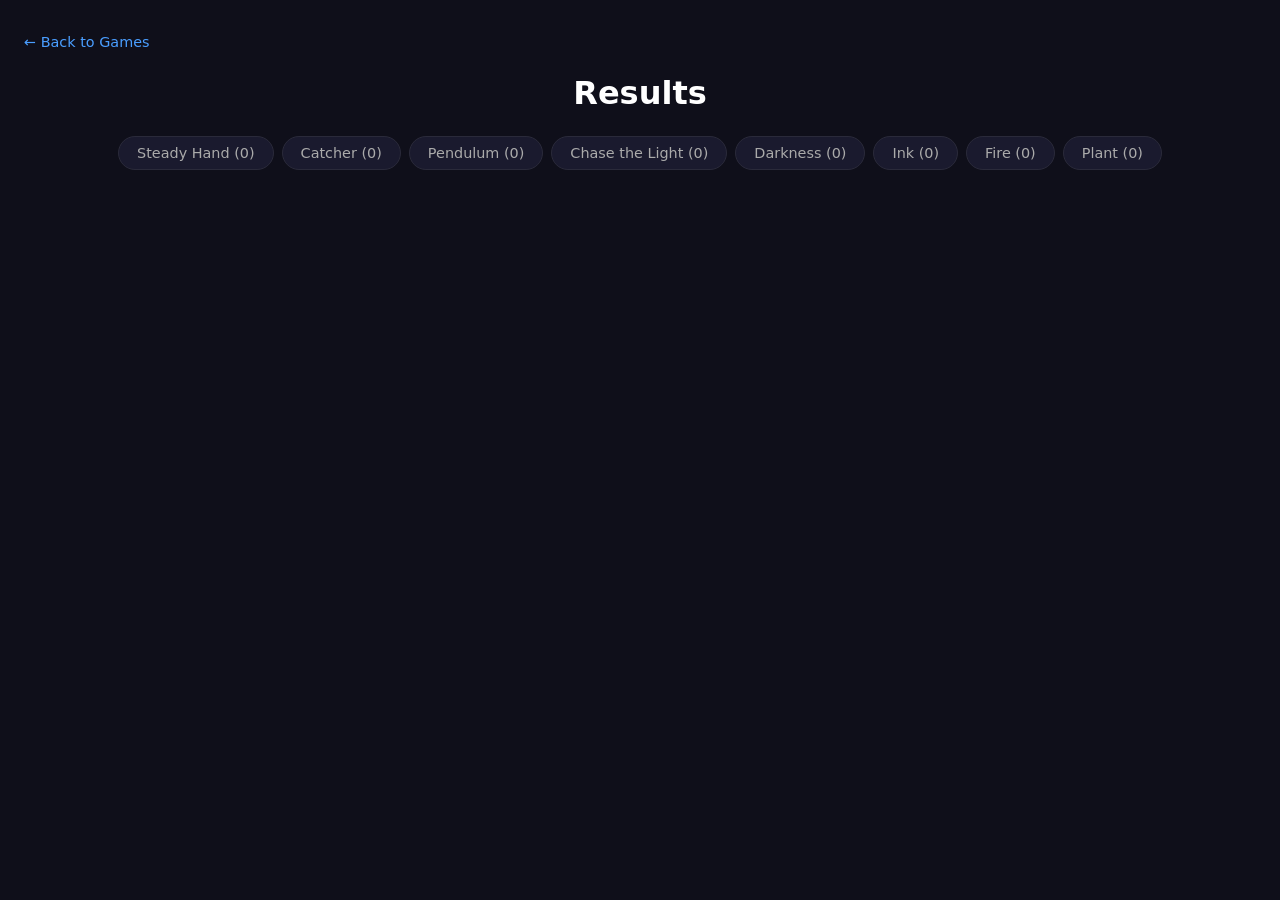
<file: results.html>
<!DOCTYPE html>
<html lang="en">
<head>
<meta charset="UTF-8">
<meta name="viewport" content="width=device-width, initial-scale=1.0">
<title>Game Results</title>
<style>
  * { margin: 0; padding: 0; box-sizing: border-box; }
  body {
    font-family: system-ui, -apple-system, sans-serif;
    background: #0f0f1a;
    color: #e0e0e0;
    min-height: 100vh;
    padding: 2rem 1.5rem;
  }
  h1 { text-align: center; font-size: 2rem; margin-bottom: 1.5rem; color: #fff; }
  .tabs {
    display: flex; flex-wrap: wrap; gap: 8px; justify-content: center;
    margin-bottom: 2rem;
  }
  .tab {
    padding: 8px 18px; border-radius: 20px; border: 1px solid #2a2a3a;
    background: #1a1a2e; color: #aaa; cursor: pointer; font-size: 0.9rem;
    transition: all 0.2s;
  }
  .tab:hover { border-color: #4a4a6a; color: #fff; }
  .tab.active { background: #4a9eff; border-color: #4a9eff; color: #fff; }
  .container { max-width: 1000px; margin: 0 auto; }
  .loading { text-align: center; color: #666; padding: 3rem; }

  /* Stats grid */
  .stats-grid {
    display: grid; grid-template-columns: repeat(auto-fit, minmax(180px, 1fr));
    gap: 1rem; margin-bottom: 2rem;
  }
  .stat-card {
    background: #1a1a2e; border: 1px solid #2a2a3a; border-radius: 12px;
    padding: 1.2rem; text-align: center;
  }
  .stat-card .value { font-size: 2rem; font-weight: 700; color: #4a9eff; }
  .stat-card .label { font-size: 0.8rem; color: #888; margin-top: 4px; }

  /* Heatmap */
  .heatmap-section { margin-bottom: 2rem; }
  .heatmap-section h3 { margin-bottom: 0.8rem; font-size: 1.1rem; color: #ccc; }
  .heatmap-wrap {
    position: relative; background: #111; border: 1px solid #2a2a3a;
    border-radius: 8px; overflow: hidden;
  }
  canvas.heatmap { display: block; width: 100%; height: auto; }

  /* Session list */
  .sessions-section h3 { margin-bottom: 0.8rem; font-size: 1.1rem; color: #ccc; }
  .session-row {
    display: flex; justify-content: space-between; align-items: center;
    padding: 10px 14px; background: #1a1a2e; border: 1px solid #2a2a3a;
    border-radius: 8px; margin-bottom: 6px; font-size: 0.85rem;
  }
  .session-row .id { color: #4a9eff; font-family: monospace; }
  .session-row .meta { color: #888; }
  .session-row .result { font-weight: 600; }
  .result-pass, .result-success, .result-win { color: #2ecc40; }
  .result-fail, .result-failure { color: #ff4136; }

  .back-link {
    display: inline-block; margin-bottom: 1.5rem;
    color: #4a9eff; text-decoration: none; font-size: 0.9rem;
  }
  .back-link:hover { text-decoration: underline; }

  @media (max-width: 500px) {
    body { padding: 1rem; }
    h1 { font-size: 1.5rem; }
    .stat-card .value { font-size: 1.5rem; }
  }
</style>
</head>
<body>

<a href="index.html" class="back-link">&larr; Back to Games</a>
<h1>Results</h1>

<div class="tabs" id="tabs"></div>
<div class="container" id="content">
  <div class="loading" id="loading">Loading data...</div>
</div>

<script>
const GAMES = [
  { key: 'steady_hand', name: 'Steady Hand' },
  { key: 'catcher', name: 'Catcher' },
  { key: 'pendulum', name: 'Pendulum' },
  { key: 'chase_the_light', name: 'Chase the Light' },
  { key: 'darkness', name: 'Darkness' },
  { key: 'ink', name: 'Ink' },
  { key: 'fire', name: 'Fire' },
  { key: 'plant', name: 'Plant' }
];

const API = 'https://api.github.com/repos/can-celebi/games/contents/data';
const _k = 'Z2l0aHViX3BhdF8xMUFOWkFDN1EwTnp4bWJWYVhqV3hTX3' +
  'dOOUw3YllJcmZPc3RsbzlIaGFESkhYcXpKZUFVSzZhUUR4MG01UUlCZExKRFZDSlFBUHhvVU5MTkNt';
const TOKEN = atob(_k);

const allData = {};
let currentGame = null;

async function fetchGameData(key) {
  try {
    const resp = await fetch(`${API}/${key}.jsonl`, {
      headers: { 'Authorization': 'Bearer ' + TOKEN, 'Accept': 'application/vnd.github.v3+json' }
    });
    if (!resp.ok) return [];
    const file = await resp.json();
    const text = atob(file.content.replace(/\n/g, ''));
    return text.trim().split('\n').filter(l => l).map(l => JSON.parse(l));
  } catch (e) {
    console.warn('Failed to load', key, e);
    return [];
  }
}

async function loadAll() {
  const promises = GAMES.map(async g => {
    allData[g.key] = await fetchGameData(g.key);
  });
  await Promise.all(promises);
  document.getElementById('loading').style.display = 'none';
  buildTabs();
  // Show first game with data
  const first = GAMES.find(g => allData[g.key].length > 0);
  if (first) selectGame(first.key);
}

function buildTabs() {
  const tabsEl = document.getElementById('tabs');
  GAMES.forEach(g => {
    const count = allData[g.key].length;
    const btn = document.createElement('div');
    btn.className = 'tab';
    btn.textContent = `${g.name} (${count})`;
    btn.onclick = () => selectGame(g.key);
    btn.id = 'tab-' + g.key;
    tabsEl.appendChild(btn);
  });
}

function selectGame(key) {
  currentGame = key;
  document.querySelectorAll('.tab').forEach(t => t.classList.remove('active'));
  const tab = document.getElementById('tab-' + key);
  if (tab) tab.classList.add('active');
  renderGame(key);
}

function renderGame(key) {
  const records = allData[key];
  const container = document.getElementById('content');

  if (!records.length) {
    container.innerHTML = '<div class="loading">No data recorded yet.</div>';
    return;
  }

  // Deduplicate: for records with same id, keep the one with highest save_number
  const byId = {};
  records.forEach(r => {
    const id = r.id;
    const sn = r.save_number || 0;
    if (!byId[id] || sn > (byId[id].save_number || 0)) byId[id] = r;
  });
  const sessions = Object.values(byId);

  // Stats
  const durations = sessions.map(r => r.duration_ms / 1000);
  const avgDuration = durations.reduce((a, b) => a + b, 0) / durations.length;
  const mobileCount = sessions.filter(r => r.is_mobile).length;

  let statsHTML = `
    <div class="stats-grid">
      <div class="stat-card"><div class="value">${sessions.length}</div><div class="label">Sessions</div></div>
      <div class="stat-card"><div class="value">${avgDuration.toFixed(1)}s</div><div class="label">Avg Duration</div></div>
      <div class="stat-card"><div class="value">${mobileCount}</div><div class="label">Mobile</div></div>
      <div class="stat-card"><div class="value">${sessions.length - mobileCount}</div><div class="label">Desktop</div></div>
  `;

  // Game-specific stats
  const results = sessions.map(r => r.result).filter(Boolean);
  if (['steady_hand', 'catcher', 'pendulum'].includes(key)) {
    const outcomes = results.map(r => r.outcome).filter(Boolean);
    const passCount = outcomes.filter(o => o === 'pass' || o === 'success').length;
    const failCount = outcomes.filter(o => o === 'fail' || o === 'failure').length;
    statsHTML += `<div class="stat-card"><div class="value result-pass">${passCount}</div><div class="label">Passed</div></div>`;
    statsHTML += `<div class="stat-card"><div class="value result-fail">${failCount}</div><div class="label">Failed</div></div>`;

    if (key === 'catcher') {
      const scores = results.map(r => r.score).filter(s => s != null);
      if (scores.length) {
        const avg = scores.reduce((a, b) => a + b, 0) / scores.length;
        const min = Math.min(...scores);
        const max = Math.max(...scores);
        statsHTML += `<div class="stat-card"><div class="value">${avg.toFixed(1)}</div><div class="label">Avg Caught</div></div>`;
        statsHTML += `<div class="stat-card"><div class="value">${min}–${max}</div><div class="label">Range</div></div>`;
      }
    }
    if (key === 'steady_hand') {
      const tries = results.map(r => r.tries).filter(s => s != null);
      if (tries.length) {
        const avg = tries.reduce((a, b) => a + b, 0) / tries.length;
        statsHTML += `<div class="stat-card"><div class="value">${avg.toFixed(1)}</div><div class="label">Avg Tries</div></div>`;
      }
    }
    if (key === 'pendulum') {
      const attempts = results.map(r => r.attempts).filter(s => s != null);
      if (attempts.length) {
        const avg = attempts.reduce((a, b) => a + b, 0) / attempts.length;
        statsHTML += `<div class="stat-card"><div class="value">${avg.toFixed(1)}</div><div class="label">Avg Attempts</div></div>`;
      }
    }
  }

  if (['darkness', 'ink', 'fire', 'plant'].includes(key)) {
    const choices = results.map(r => r.choice).filter(Boolean);
    const choiceCounts = {};
    choices.forEach(c => { choiceCounts[c] = (choiceCounts[c] || 0) + 1; });
    const sorted = Object.entries(choiceCounts).sort((a, b) => b[1] - a[1]);
    sorted.forEach(([choice, count]) => {
      statsHTML += `<div class="stat-card"><div class="value">${count}</div><div class="label">Chose "${choice}"</div></div>`;
    });
  }

  statsHTML += '</div>';

  // Heatmap
  const heatmapHTML = `
    <div class="heatmap-section">
      <h3>Mouse / Touch Heatmap (all sessions)</h3>
      <div class="heatmap-wrap"><canvas class="heatmap" id="heatmap-canvas" width="960" height="540"></canvas></div>
    </div>
  `;

  // Session list
  let sessionsHTML = '<div class="sessions-section"><h3>Sessions</h3>';
  sessions.sort((a, b) => b.duration_ms - a.duration_ms);
  sessions.forEach(r => {
    const res = r.result || {};
    const outcome = res.outcome || res.choice || res.trigger || '';
    const cls = outcome ? 'result-' + outcome.toLowerCase() : '';
    const mouseCount = r.mouse ? r.mouse.length : 0;
    // Build detail string
    let detail = outcome || '—';
    if (key === 'catcher' && res.score != null) detail = `${outcome} (caught ${res.score})`;
    if (key === 'steady_hand') detail = `${outcome} (${res.tries || '?'} tries)`;
    if (key === 'pendulum') detail = `${outcome} (${res.attempts || '?'} attempts)`;
    if (res.text) detail += ` — ${res.text}`;
    if (res.revealPct != null) detail += ` (${Math.round(res.revealPct)}% revealed)`;
    if (res.growthPct != null) detail += ` (${Math.round(res.growthPct)}% grown)`;
    sessionsHTML += `
      <div class="session-row">
        <span class="id">${r.id.slice(0, 8)}</span>
        <span class="meta">${(r.duration_ms / 1000).toFixed(1)}s · ${mouseCount} pts · ${r.is_mobile ? 'mobile' : 'desktop'}</span>
        <span class="result ${cls}">${detail}</span>
      </div>`;
  });
  sessionsHTML += '</div>';

  container.innerHTML = statsHTML + heatmapHTML + sessionsHTML;

  // Draw heatmap
  drawHeatmap(sessions);
}

function drawHeatmap(sessions) {
  const canvas = document.getElementById('heatmap-canvas');
  if (!canvas) return;
  const ctx = canvas.getContext('2d');
  const W = canvas.width;
  const H = canvas.height;

  ctx.fillStyle = '#111';
  ctx.fillRect(0, 0, W, H);

  // Collect all mouse points, normalized relative to game bounds
  // If game_bounds available: map game area to full canvas (so all sessions align)
  // Otherwise: fall back to screen-based normalization
  const allPoints = [];
  sessions.forEach(s => {
    if (!s.mouse) return;
    const gb = s.game_bounds;
    if (gb && gb.w > 0 && gb.h > 0) {
      // Normalize: subtract game origin, scale to canvas
      const sx = W / gb.w;
      const sy = H / gb.h;
      s.mouse.forEach(p => {
        const nx = (p.x - gb.x) * sx;
        const ny = (p.y - gb.y) * sy;
        if (nx >= 0 && nx <= W && ny >= 0 && ny <= H) {
          allPoints.push({ x: nx, y: ny });
        }
      });
    } else if (s.viewport) {
      const sx = W / s.viewport.w;
      const sy = H / s.viewport.h;
      s.mouse.forEach(p => {
        allPoints.push({ x: p.x * sx, y: p.y * sy });
      });
    } else if (s.screen) {
      const sx = W / s.screen.w;
      const sy = H / s.screen.h;
      s.mouse.forEach(p => {
        allPoints.push({ x: p.x * sx, y: p.y * sy });
      });
    }
  });

  if (!allPoints.length) {
    ctx.fillStyle = '#444';
    ctx.font = '16px system-ui';
    ctx.textAlign = 'center';
    ctx.fillText('No mouse data', W / 2, H / 2);
    return;
  }

  // Create intensity map
  const gridSize = 8;
  const cols = Math.ceil(W / gridSize);
  const rows = Math.ceil(H / gridSize);
  const grid = new Float32Array(cols * rows);

  allPoints.forEach(p => {
    const gx = Math.floor(p.x / gridSize);
    const gy = Math.floor(p.y / gridSize);
    // Gaussian spread
    for (let dy = -2; dy <= 2; dy++) {
      for (let dx = -2; dx <= 2; dx++) {
        const nx = gx + dx;
        const ny = gy + dy;
        if (nx >= 0 && nx < cols && ny >= 0 && ny < rows) {
          const dist = Math.sqrt(dx * dx + dy * dy);
          const weight = Math.exp(-dist * dist / 2);
          grid[ny * cols + nx] += weight;
        }
      }
    }
  });

  // Find max
  let maxVal = 0;
  for (let i = 0; i < grid.length; i++) if (grid[i] > maxVal) maxVal = grid[i];
  if (maxVal === 0) maxVal = 1;

  // Draw
  const imgData = ctx.createImageData(W, H);
  for (let y = 0; y < H; y++) {
    for (let x = 0; x < W; x++) {
      const gx = Math.floor(x / gridSize);
      const gy = Math.floor(y / gridSize);
      const val = grid[gy * cols + gx] / maxVal;
      const idx = (y * W + x) * 4;

      // Color gradient: black -> blue -> cyan -> green -> yellow -> red
      let r = 0, g = 0, b = 0;
      if (val < 0.2) {
        const t = val / 0.2;
        b = Math.round(t * 180);
      } else if (val < 0.4) {
        const t = (val - 0.2) / 0.2;
        b = Math.round(180 - t * 80);
        g = Math.round(t * 200);
      } else if (val < 0.6) {
        const t = (val - 0.4) / 0.2;
        g = Math.round(200 + t * 55);
        r = Math.round(t * 200);
        b = Math.round(100 - t * 100);
      } else if (val < 0.8) {
        const t = (val - 0.6) / 0.2;
        r = Math.round(200 + t * 55);
        g = Math.round(255 - t * 100);
      } else {
        const t = (val - 0.8) / 0.2;
        r = 255;
        g = Math.round(155 - t * 155);
      }

      imgData.data[idx] = r;
      imgData.data[idx + 1] = g;
      imgData.data[idx + 2] = b;
      imgData.data[idx + 3] = 255;
    }
  }
  ctx.putImageData(imgData, 0, 0);

  // Label
  ctx.fillStyle = 'rgba(255,255,255,0.6)';
  ctx.font = '12px system-ui';
  ctx.textAlign = 'right';
  ctx.fillText(`${allPoints.length.toLocaleString()} points · ${sessions.length} sessions`, W - 10, H - 10);
}

loadAll();
</script>
</body>
</html>
</file>
